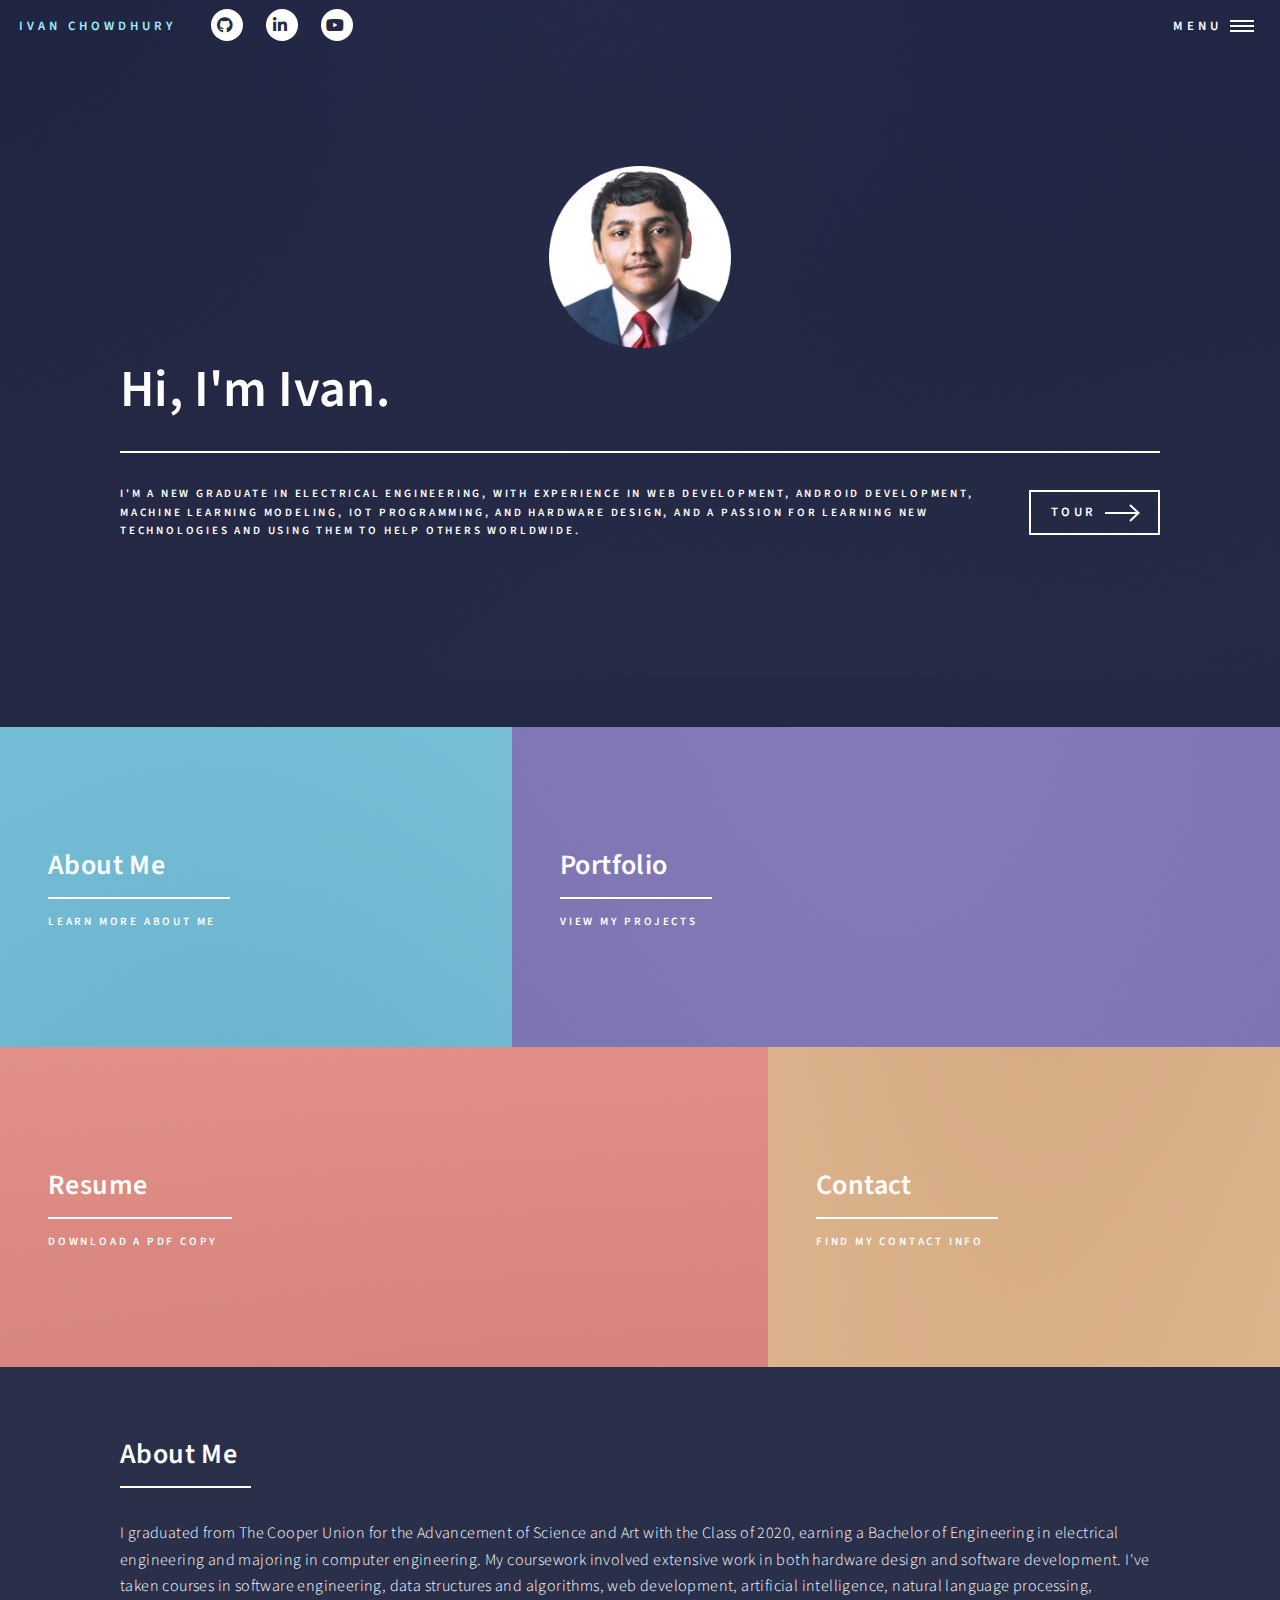
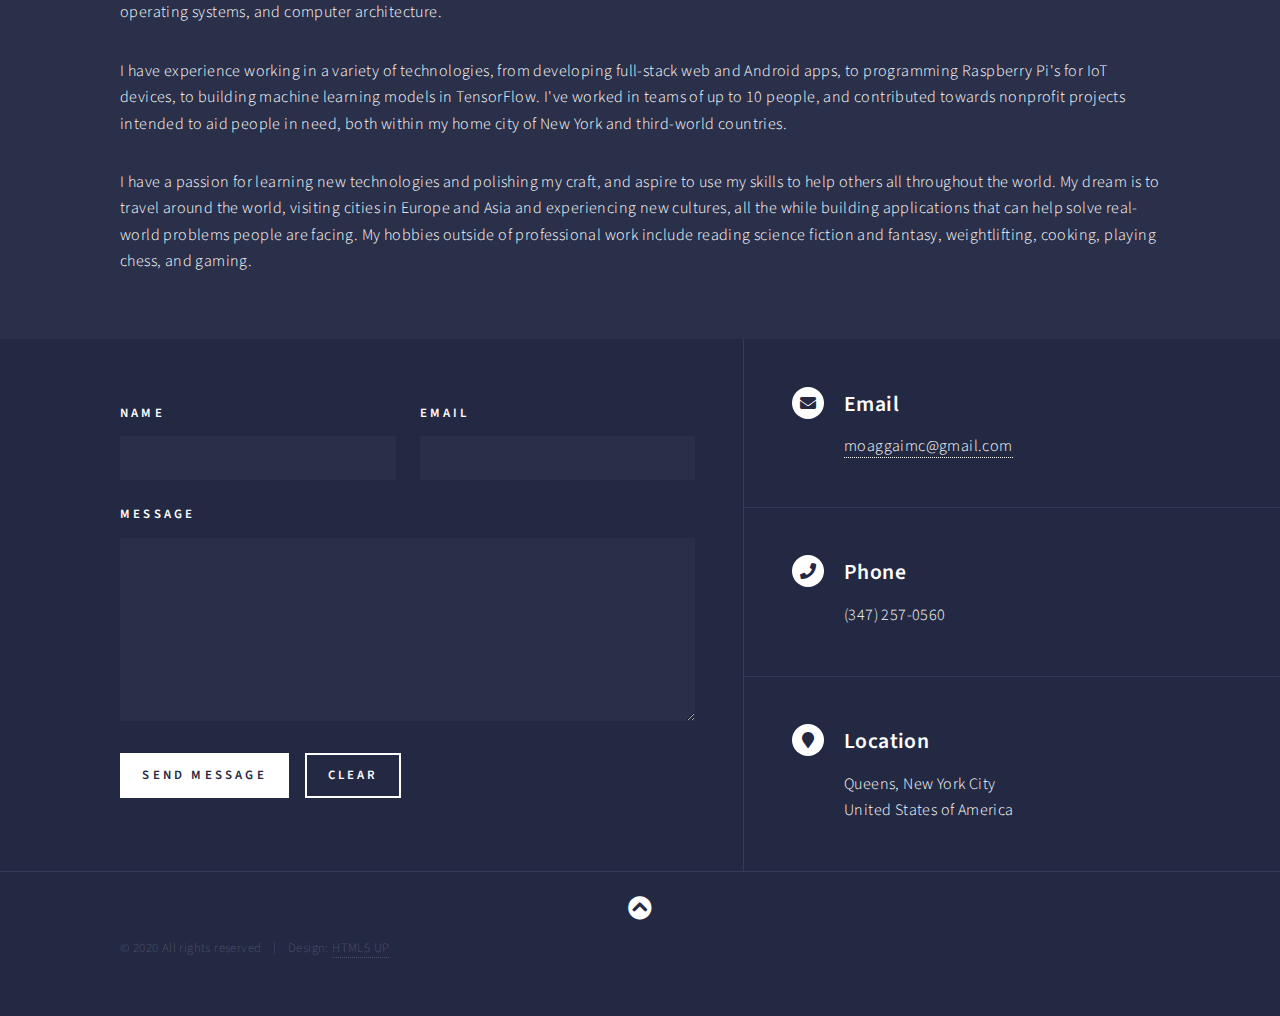
<file: index.html>
<!DOCTYPE HTML>
<html>
	<head>
		<title>Ivan's Home</title>
		<meta charset="utf-8" />
		<meta name="viewport" content="width=device-width, initial-scale=1, user-scalable=no" />
		<link rel="stylesheet" href="assets/css/main.css" />
		<link rel="shortcut icon" type="image/x-icon" href="/assets/icons/favicon.ico" />
		<noscript><link rel="stylesheet" href="assets/css/noscript.css" /></noscript>
	</head>
	<body class="is-preload">

		<!-- Wrapper -->
			<div id="wrapper">

				<!-- Header -->
					<header id="header" class="alt">
						<a href="index.html" class="logo">Ivan Chowdhury</a>
						<ul class="icons" id="socials">
							<li><a href="https://github.com/IChowdhury01" target="_blank" rel="noopener noreferrer" class="icon brands alt fa-github"><span class="label">GitHub</span></a></li>
							<li><a href="https://www.linkedin.com/in/ivanchowdhury/" target="_blank" rel="noopener noreferrer" class="icon brands alt fa-linkedin-in"><span class="label">LinkedIn</span></a></li>
							<li><a href="https://www.youtube.com/channel/UCZzogP7VZBRBeinu2QuJjXg" target="_blank" rel="noopener noreferrer" class="icon brands alt fa-youtube"><span class="label">YouTube</span></a></li>
							<!-- <li><a href="https://stackoverflow.com/users/9143936/ivan-c" target="_blank" rel="noopener noreferrer" class="icon brands alt fa-stack-overflow"><span class="label">StackOverflow</span></a></li> -->
						</ul>
						<nav>
							<a href="#menu">Menu</a>
						</nav>
					</header>

				<!-- Menu -->
					<nav id="menu">
						<ul class="links">
							<li><a href="#banner" class="scrolly">Home</a></li>
							<li><a href="#contact" class="scrolly">Contact</a></li>
						</ul>
						<ul class="actions stacked">
							<li><a href="portfolio.html" class="button fit">Portfolio</a></li>
							<li><a href="assets\docs\Resume.pdf" target="_blank" rel="noopener noreferrer" class="button fit">Resume</a></li>
						</ul>
					</nav>

				<!-- Banner -->
					<section id="banner" class="major">
						<div id="intro" class="inner">
							<div id="pfpbox">
								<img src="assets/photos/uni-cropped.png" alt="" id="pfp">
							</div>
							<header class="major">	
								<h1>Hi, I'm Ivan.</h1>
							</header>
							<div class="content">
								<p>I'm a new graduate in electrical engineering, with experience in web development, Android development, machine learning modeling, IoT programming, and hardware design, and a passion for learning new technologies and using them to help others worldwide.</p>
								<ul class="actions">
									<li><a href="#one" class="button next scrolly">Tour</a></li>
								</ul>
							</div>
						</div>
					</section>

				<!-- Main -->
					<div id="main">

						<!-- One -->
							<section id="one" class="tiles">
								<article>
									<span class="image">
										<img src="images/pic01.jpg" alt="" />
									</span>
									<header class="major">
										<h3><a href="#two" class="link scrolly">About Me</a></h3>
										<p>Learn more about me</p>
									</header>
								</article>
								<article>
									<span class="image">
										<img src="images/pic02.jpg" alt="" />
									</span>
									<header class="major">
										<h3><a href="portfolio.html" class="link">Portfolio</a></h3>
										<p>View My Projects</p>
									</header>
								</article>
								<article>
									<span class="image">
										<img src="images/pic03.jpg" alt="" />
									</span>
									<header class="major">
										<h3><a href="assets\docs\Resume.pdf" class="link"></a>Resume</a></h3>
										<p>Download a PDF Copy</p>
									</header>
								</article>
								<article>
									<span class="image">
										<img src="images/pic04.jpg" alt="" />
									</span>
									<header class="major">
										<h3><a href="#contact" class="link scrolly">Contact</a></h3>
										<p>Find My Contact Info</p>
									</header>
								</article>
							</section>

						<!-- Two -->
							<section id="two">
								<div class="inner">
									<header class="major">
										<h2>About Me</h2>
									</header>
									<p>I graduated from The Cooper Union for the Advancement of Science and Art with the Class of 2020, earning a Bachelor of Engineering in electrical engineering and majoring in computer engineering. My coursework involved extensive work in both hardware design and software development. I've taken courses in software engineering, data structures and algorithms, web development, artificial intelligence, natural language processing, operating systems, and computer architecture.</p>
									<p>I have experience working in a variety of technologies, from developing full-stack web and Android apps, to programming Raspberry Pi's for IoT devices, to building machine learning models in TensorFlow. I've worked in teams of up to 10 people, and contributed towards nonprofit projects intended to aid people in need, both within my home city of New York and third-world countries.</p>
									<p>I have a passion for learning new technologies and polishing my craft, and aspire to use my skills to help others all throughout the world. My dream is to travel around the world, visiting cities in Europe and Asia and experiencing new cultures, all the while building applications that can help solve real-world problems people are facing. My hobbies outside of professional work include reading science fiction and fantasy, weightlifting, cooking, playing chess, and gaming.</p>
								</div>
							</section>

					</div>

				<!-- Contact -->
					<section id="contact">
						<div class="inner">
							<section>
								<form action="https://formspree.io/f/xqkgnypr" method="post">	
									<div class="fields">
										<div class="field half">
											<label for="name">Name</label>
											<input type="text" name="name" id="name" required/>
										</div>
										<div class="field half">
											<label for="email">Email</label>
											<input type="text" name="email" id="email" required/>
										</div>
										<div class="field">
											<label for="message">Message</label>
											<textarea name="message" id="message" rows="6" required></textarea>
										</div>
									</div>
									<ul class="actions">
										<li><input type="submit" value="Send Message" class="primary"/></li>
										<li><input type="reset" value="Clear" /></li>
									</ul>
								</form>
							</section>
							<section class="split">
								<section>
									<div class="contact-method">
										<span class="icon solid alt fa-envelope"></span>
										<h3>Email</h3>
										<a href="mailto:moaggaimc@gmail.com">moaggaimc@gmail.com</a>
									</div>
								</section>
								<section>
									<div class="contact-method">
										<span class="icon solid alt fa-phone"></span>
										<h3>Phone</h3>
										<span>(347) 257-0560</span>
									</div>
								</section>
								<section>
									<div class="contact-method">
										<span class="icon solid alt fa-map-marker"></span>
										<h3>Location</h3>
										<span>Queens, New York City<br />
										United States of America</span>
									</div>
								</section>
							</section>
						</div>
					</section>

				<!-- Footer -->
					<footer id="footer">
						<div class="inner">
							<div id="up-icon-ctr">
								<ul class = icons>
									<li><a href="#banner" id="up-icon" class="fas fa-chevron-circle-up fa-3x scrolly"></a></li>
								</ul>
							</div>

							<ul class="copyright">
								<li>&copy; 2020 All rights reserved</li><li>Design: <a href="https://html5up.net" target="_blank" rel="noopener noreferrer">HTML5 UP</a></li>
							</ul>
						</div>
					</footer>

			</div>

		<!-- Scripts -->
			<script src="assets/js/jquery.min.js"></script>
			<script src="assets/js/jquery.scrolly.min.js"></script>
			<script src="assets/js/jquery.scrollex.min.js"></script>
			<script src="assets/js/browser.min.js"></script>
			<script src="assets/js/breakpoints.min.js"></script>
			<script src="assets/js/util.js"></script>
			<script src="assets/js/main.js"></script>

	</body>
</html>
</file>
<file: assets/css/noscript.css>
/*
	Forty by HTML5 UP
	html5up.net | @ajlkn
	Free for personal and commercial use under the CCA 3.0 license (html5up.net/license)
*/

/* Banner */

	body.is-preload #banner:after {
		opacity: 0.85;
	}

	body.is-preload #banner > .inner {
		-moz-filter: none;
		-webkit-filter: none;
		-ms-filter: none;
		filter: none;
		-moz-transform: none;
		-webkit-transform: none;
		-ms-transform: none;
		transform: none;
		opacity: 1;
	}
</file>
<file: assets/css/main.css>
@import url(fontawesome-all.min.css);
@import url("https://fonts.googleapis.com/css?family=Source+Sans+Pro:300,300italic,600,600italic");

html, body, div, span, applet, object,
iframe, h1, h2, h3, h4, h5, h6, p, blockquote,
pre, a, abbr, acronym, address, big, cite,
code, del, dfn, em, img, ins, kbd, q, s, samp,
small, strike, strong, sub, sup, tt, var, b,
u, i, center, dl, dt, dd, ol, ul, li, fieldset,
form, label, legend, table, caption, tbody,
tfoot, thead, tr, th, td, article, aside,
canvas, details, embed, figure, figcaption,
footer, header, hgroup, menu, nav, output, ruby,
section, summary, time, mark, audio, video {
	margin: 0;
	padding: 0;
	border: 0;
	font-size: 100%;
	font: inherit;
	vertical-align: baseline;}

article, aside, details, figcaption, figure,
footer, header, hgroup, menu, nav, section {
	display: block;}

body {
	line-height: 1;
}

ol, ul {
	list-style: none;
}

blockquote, q {
	quotes: none;
}

	blockquote:before, blockquote:after, q:before, q:after {
		content: '';
		content: none;
	}

table {
	border-collapse: collapse;
	border-spacing: 0;
}

body {
	-webkit-text-size-adjust: none;
}

mark {
	background-color: transparent;
	color: inherit;
}

input::-moz-focus-inner {
	border: 0;
	padding: 0;
}

input, select, textarea {
	-moz-appearance: none;
	-webkit-appearance: none;
	-ms-appearance: none;
	appearance: none;
}

/* Basic */

	@-ms-viewport {
		width: device-width;
	}

	body {
		-ms-overflow-style: scrollbar;
	}

	@media screen and (max-width: 480px) {

		html, body {
			min-width: 320px;
		}

	}

	html {
		box-sizing: border-box;
	}

	*, *:before, *:after {
		box-sizing: inherit;
	}

	body {
		background: #242943;
	}

		body.is-preload *, body.is-preload *:before, body.is-preload *:after {
			-moz-animation: none !important;
			-webkit-animation: none !important;
			-ms-animation: none !important;
			animation: none !important;
			-moz-transition: none !important;
			-webkit-transition: none !important;
			-ms-transition: none !important;
			transition: none !important;
		}

/* Type */

	body, input, select, textarea {
		color: #ffffff;
		font-family: "Source Sans Pro", Helvetica, sans-serif;
		font-size: 17pt;
		font-weight: 300;
		letter-spacing: 0.025em;
		line-height: 1.65;
	}

		@media screen and (max-width: 1680px) {

			body, input, select, textarea {
				font-size: 14pt;
			}

		}

		@media screen and (max-width: 1280px) {

			body, input, select, textarea {
				font-size: 12pt;
			}

		}

		@media screen and (max-width: 360px) {

			body, input, select, textarea {
				font-size: 11pt;
			}

		}

	a {
		-moz-transition: color 0.2s ease-in-out, border-bottom-color 0.2s ease-in-out;
		-webkit-transition: color 0.2s ease-in-out, border-bottom-color 0.2s ease-in-out;
		-ms-transition: color 0.2s ease-in-out, border-bottom-color 0.2s ease-in-out;
		transition: color 0.2s ease-in-out, border-bottom-color 0.2s ease-in-out;
		border-bottom: dotted 1px;
		color: inherit;
		text-decoration: none;
	}

		a:hover {
			border-bottom-color: transparent;
			color: #9bf1ff !important;
		}

		a:active {
			color: #53e3fb !important;
		}

	strong, b {
		color: #ffffff;
		font-weight: 600;
	}

	em, i {
		font-style: italic;
	}

	p {
		margin: 0 0 2em 0;
	}

	h1, h2, h3, h4, h5, h6 {
		color: #ffffff;
		font-weight: 600;
		line-height: 1.65;
		margin: 0 0 1em 0;
	}

		h1 a, h2 a, h3 a, h4 a, h5 a, h6 a {
			color: inherit;
			border-bottom: 0;
		}

	h1 {
		font-size: 2.5em;
	}

	h2 {
		font-size: 1.75em;
	}

	h3 {
		font-size: 1.35em;
	}

	h4 {
		font-size: 1.1em;
	}

	h5 {
		font-size: 0.9em;
	}

	h6 {
		font-size: 0.7em;
	}

	@media screen and (max-width: 736px) {

		h1 {
			font-size: 2em;
		}

		h2 {
			font-size: 1.5em;
		}

		h3 {
			font-size: 1.25em;
		}

	}

	sub {
		font-size: 0.8em;
		position: relative;
		top: 0.5em;
	}

	sup {
		font-size: 0.8em;
		position: relative;
		top: -0.5em;
	}

	blockquote {
		border-left: solid 4px rgba(212, 212, 255, 0.1);
		font-style: italic;
		margin: 0 0 2em 0;
		padding: 0.5em 0 0.5em 2em;
	}

	code {
		background: rgba(212, 212, 255, 0.035);
		font-family: "Courier New", monospace;
		font-size: 0.9em;
		margin: 0 0.25em;
		padding: 0.25em 0.65em;
	}

	pre {
		-webkit-overflow-scrolling: touch;
		font-family: "Courier New", monospace;
		font-size: 0.9em;
		margin: 0 0 2em 0;
	}

		pre code {
			display: block;
			line-height: 1.75;
			padding: 1em 1.5em;
			overflow-x: auto;
		}

	hr {
		border: 0;
		border-bottom: solid 1px rgba(212, 212, 255, 0.1);
		margin: 2em 0;
	}

		hr.major {
			margin: 3em 0;
		}

	.align-left {
		text-align: left;
	}

	.align-center {
		text-align: center;
	}

	.align-right {
		text-align: right;
	}

/* Row */

	.row {
		display: flex;
		flex-wrap: wrap;
		box-sizing: border-box;
		align-items: stretch;
	}

		.row > * {
			box-sizing: border-box;
		}

		.row.gtr-uniform > * > :last-child {
			margin-bottom: 0;
		}

		.row.aln-left {
			justify-content: flex-start;
		}

		.row.aln-center {
			justify-content: center;
		}

		.row.aln-right {
			justify-content: flex-end;
		}

		.row.aln-top {
			align-items: flex-start;
		}

		.row.aln-middle {
			align-items: center;
		}

		.row.aln-bottom {
			align-items: flex-end;
		}

		.row > .imp {
			order: -1;
		}

		.row > .col-1 {
			width: 8.33333%;
		}

		.row > .off-1 {
			margin-left: 8.33333%;
		}

		.row > .col-2 {
			width: 16.66667%;
		}

		.row > .off-2 {
			margin-left: 16.66667%;
		}

		.row > .col-3 {
			width: 25%;
		}

		.row > .off-3 {
			margin-left: 25%;
		}

		.row > .col-4 {
			width: 33.33333%;
		}

		.row > .off-4 {
			margin-left: 33.33333%;
		}

		.row > .col-5 {
			width: 41.66667%;
		}

		.row > .off-5 {
			margin-left: 41.66667%;
		}

		.row > .col-6 {
			width: 50%;
		}

		.row > .off-6 {
			margin-left: 50%;
		}

		.row > .col-7 {
			width: 58.33333%;
		}

		.row > .off-7 {
			margin-left: 58.33333%;
		}

		.row > .col-8 {
			width: 66.66667%;
		}

		.row > .off-8 {
			margin-left: 66.66667%;
		}

		.row > .col-9 {
			width: 75%;
		}

		.row > .off-9 {
			margin-left: 75%;
		}

		.row > .col-10 {
			width: 83.33333%;
		}

		.row > .off-10 {
			margin-left: 83.33333%;
		}

		.row > .col-11 {
			width: 91.66667%;
		}

		.row > .off-11 {
			margin-left: 91.66667%;
		}

		.row > .col-12 {
			width: 100%;
		}

		.row > .off-12 {
			margin-left: 100%;
		}

		.row.gtr-0 {
			margin-top: 0;
			margin-left: 0em;
		}

			.row.gtr-0 > * {
				padding: 0 0 0 0em;
			}

			.row.gtr-0.gtr-uniform {
				margin-top: 0em;
			}

				.row.gtr-0.gtr-uniform > * {
					padding-top: 0em;
				}

		.row.gtr-25 {
			margin-top: 0;
			margin-left: -0.5em;
		}

			.row.gtr-25 > * {
				padding: 0 0 0 0.5em;
			}

			.row.gtr-25.gtr-uniform {
				margin-top: -0.5em;
			}

				.row.gtr-25.gtr-uniform > * {
					padding-top: 0.5em;
				}

		.row.gtr-50 {
			margin-top: 0;
			margin-left: -1em;
		}

			.row.gtr-50 > * {
				padding: 0 0 0 1em;
			}

			.row.gtr-50.gtr-uniform {
				margin-top: -1em;
			}

				.row.gtr-50.gtr-uniform > * {
					padding-top: 1em;
				}

		.row {
			margin-top: 0;
			margin-left: -2em;
		}

			.row > * {
				padding: 0 0 0 2em;
			}

			.row.gtr-uniform {
				margin-top: -2em;
			}

				.row.gtr-uniform > * {
					padding-top: 2em;
				}

		.row.gtr-150 {
			margin-top: 0;
			margin-left: -3em;
		}

			.row.gtr-150 > * {
				padding: 0 0 0 3em;
			}

			.row.gtr-150.gtr-uniform {
				margin-top: -3em;
			}

				.row.gtr-150.gtr-uniform > * {
					padding-top: 3em;
				}

		.row.gtr-200 {
			margin-top: 0;
			margin-left: -4em;
		}

			.row.gtr-200 > * {
				padding: 0 0 0 4em;
			}

			.row.gtr-200.gtr-uniform {
				margin-top: -4em;
			}

				.row.gtr-200.gtr-uniform > * {
					padding-top: 4em;
				}

		@media screen and (max-width: 1680px) {

			.row {
				display: flex;
				flex-wrap: wrap;
				box-sizing: border-box;
				align-items: stretch;
			}

				.row > * {
					box-sizing: border-box;
				}

				.row.gtr-uniform > * > :last-child {
					margin-bottom: 0;
				}

				.row.aln-left {
					justify-content: flex-start;
				}

				.row.aln-center {
					justify-content: center;
				}

				.row.aln-right {
					justify-content: flex-end;
				}

				.row.aln-top {
					align-items: flex-start;
				}

				.row.aln-middle {
					align-items: center;
				}

				.row.aln-bottom {
					align-items: flex-end;
				}

				.row > .imp-xlarge {
					order: -1;
				}

				.row > .col-1-xlarge {
					width: 8.33333%;
				}

				.row > .off-1-xlarge {
					margin-left: 8.33333%;
				}

				.row > .col-2-xlarge {
					width: 16.66667%;
				}

				.row > .off-2-xlarge {
					margin-left: 16.66667%;
				}

				.row > .col-3-xlarge {
					width: 25%;
				}

				.row > .off-3-xlarge {
					margin-left: 25%;
				}

				.row > .col-4-xlarge {
					width: 33.33333%;
				}

				.row > .off-4-xlarge {
					margin-left: 33.33333%;
				}

				.row > .col-5-xlarge {
					width: 41.66667%;
				}

				.row > .off-5-xlarge {
					margin-left: 41.66667%;
				}

				.row > .col-6-xlarge {
					width: 50%;
				}

				.row > .off-6-xlarge {
					margin-left: 50%;
				}

				.row > .col-7-xlarge {
					width: 58.33333%;
				}

				.row > .off-7-xlarge {
					margin-left: 58.33333%;
				}

				.row > .col-8-xlarge {
					width: 66.66667%;
				}

				.row > .off-8-xlarge {
					margin-left: 66.66667%;
				}

				.row > .col-9-xlarge {
					width: 75%;
				}

				.row > .off-9-xlarge {
					margin-left: 75%;
				}

				.row > .col-10-xlarge {
					width: 83.33333%;
				}

				.row > .off-10-xlarge {
					margin-left: 83.33333%;
				}

				.row > .col-11-xlarge {
					width: 91.66667%;
				}

				.row > .off-11-xlarge {
					margin-left: 91.66667%;
				}

				.row > .col-12-xlarge {
					width: 100%;
				}

				.row > .off-12-xlarge {
					margin-left: 100%;
				}

				.row.gtr-0 {
					margin-top: 0;
					margin-left: 0em;
				}

					.row.gtr-0 > * {
						padding: 0 0 0 0em;
					}

					.row.gtr-0.gtr-uniform {
						margin-top: 0em;
					}

						.row.gtr-0.gtr-uniform > * {
							padding-top: 0em;
						}

				.row.gtr-25 {
					margin-top: 0;
					margin-left: -0.5em;
				}

					.row.gtr-25 > * {
						padding: 0 0 0 0.5em;
					}

					.row.gtr-25.gtr-uniform {
						margin-top: -0.5em;
					}

						.row.gtr-25.gtr-uniform > * {
							padding-top: 0.5em;
						}

				.row.gtr-50 {
					margin-top: 0;
					margin-left: -1em;
				}

					.row.gtr-50 > * {
						padding: 0 0 0 1em;
					}

					.row.gtr-50.gtr-uniform {
						margin-top: -1em;
					}

						.row.gtr-50.gtr-uniform > * {
							padding-top: 1em;
						}

				.row {
					margin-top: 0;
					margin-left: -2em;
				}

					.row > * {
						padding: 0 0 0 2em;
					}

					.row.gtr-uniform {
						margin-top: -2em;
					}

						.row.gtr-uniform > * {
							padding-top: 2em;
						}

				.row.gtr-150 {
					margin-top: 0;
					margin-left: -3em;
				}

					.row.gtr-150 > * {
						padding: 0 0 0 3em;
					}

					.row.gtr-150.gtr-uniform {
						margin-top: -3em;
					}

						.row.gtr-150.gtr-uniform > * {
							padding-top: 3em;
						}

				.row.gtr-200 {
					margin-top: 0;
					margin-left: -4em;
				}

					.row.gtr-200 > * {
						padding: 0 0 0 4em;
					}

					.row.gtr-200.gtr-uniform {
						margin-top: -4em;
					}

						.row.gtr-200.gtr-uniform > * {
							padding-top: 4em;
						}

		}

		@media screen and (max-width: 1280px) {

			.row {
				display: flex;
				flex-wrap: wrap;
				box-sizing: border-box;
				align-items: stretch;
			}

				.row > * {
					box-sizing: border-box;
				}

				.row.gtr-uniform > * > :last-child {
					margin-bottom: 0;
				}

				.row.aln-left {
					justify-content: flex-start;
				}

				.row.aln-center {
					justify-content: center;
				}

				.row.aln-right {
					justify-content: flex-end;
				}

				.row.aln-top {
					align-items: flex-start;
				}

				.row.aln-middle {
					align-items: center;
				}

				.row.aln-bottom {
					align-items: flex-end;
				}

				.row > .imp-large {
					order: -1;
				}

				.row > .col-1-large {
					width: 8.33333%;
				}

				.row > .off-1-large {
					margin-left: 8.33333%;
				}

				.row > .col-2-large {
					width: 16.66667%;
				}

				.row > .off-2-large {
					margin-left: 16.66667%;
				}

				.row > .col-3-large {
					width: 25%;
				}

				.row > .off-3-large {
					margin-left: 25%;
				}

				.row > .col-4-large {
					width: 33.33333%;
				}

				.row > .off-4-large {
					margin-left: 33.33333%;
				}

				.row > .col-5-large {
					width: 41.66667%;
				}

				.row > .off-5-large {
					margin-left: 41.66667%;
				}

				.row > .col-6-large {
					width: 50%;
				}

				.row > .off-6-large {
					margin-left: 50%;
				}

				.row > .col-7-large {
					width: 58.33333%;
				}

				.row > .off-7-large {
					margin-left: 58.33333%;
				}

				.row > .col-8-large {
					width: 66.66667%;
				}

				.row > .off-8-large {
					margin-left: 66.66667%;
				}

				.row > .col-9-large {
					width: 75%;
				}

				.row > .off-9-large {
					margin-left: 75%;
				}

				.row > .col-10-large {
					width: 83.33333%;
				}

				.row > .off-10-large {
					margin-left: 83.33333%;
				}

				.row > .col-11-large {
					width: 91.66667%;
				}

				.row > .off-11-large {
					margin-left: 91.66667%;
				}

				.row > .col-12-large {
					width: 100%;
				}

				.row > .off-12-large {
					margin-left: 100%;
				}

				.row.gtr-0 {
					margin-top: 0;
					margin-left: 0em;
				}

					.row.gtr-0 > * {
						padding: 0 0 0 0em;
					}

					.row.gtr-0.gtr-uniform {
						margin-top: 0em;
					}

						.row.gtr-0.gtr-uniform > * {
							padding-top: 0em;
						}

				.row.gtr-25 {
					margin-top: 0;
					margin-left: -0.375em;
				}

					.row.gtr-25 > * {
						padding: 0 0 0 0.375em;
					}

					.row.gtr-25.gtr-uniform {
						margin-top: -0.375em;
					}

						.row.gtr-25.gtr-uniform > * {
							padding-top: 0.375em;
						}

				.row.gtr-50 {
					margin-top: 0;
					margin-left: -0.75em;
				}

					.row.gtr-50 > * {
						padding: 0 0 0 0.75em;
					}

					.row.gtr-50.gtr-uniform {
						margin-top: -0.75em;
					}

						.row.gtr-50.gtr-uniform > * {
							padding-top: 0.75em;
						}

				.row {
					margin-top: 0;
					margin-left: -1.5em;
				}

					.row > * {
						padding: 0 0 0 1.5em;
					}

					.row.gtr-uniform {
						margin-top: -1.5em;
					}

						.row.gtr-uniform > * {
							padding-top: 1.5em;
						}

				.row.gtr-150 {
					margin-top: 0;
					margin-left: -2.25em;
				}

					.row.gtr-150 > * {
						padding: 0 0 0 2.25em;
					}

					.row.gtr-150.gtr-uniform {
						margin-top: -2.25em;
					}

						.row.gtr-150.gtr-uniform > * {
							padding-top: 2.25em;
						}

				.row.gtr-200 {
					margin-top: 0;
					margin-left: -3em;
				}

					.row.gtr-200 > * {
						padding: 0 0 0 3em;
					}

					.row.gtr-200.gtr-uniform {
						margin-top: -3em;
					}

						.row.gtr-200.gtr-uniform > * {
							padding-top: 3em;
						}

		}

		@media screen and (max-width: 980px) {

			.row {
				display: flex;
				flex-wrap: wrap;
				box-sizing: border-box;
				align-items: stretch;
			}

				.row > * {
					box-sizing: border-box;
				}

				.row.gtr-uniform > * > :last-child {
					margin-bottom: 0;
				}

				.row.aln-left {
					justify-content: flex-start;
				}

				.row.aln-center {
					justify-content: center;
				}

				.row.aln-right {
					justify-content: flex-end;
				}

				.row.aln-top {
					align-items: flex-start;
				}

				.row.aln-middle {
					align-items: center;
				}

				.row.aln-bottom {
					align-items: flex-end;
				}

				.row > .imp-medium {
					order: -1;
				}

				.row > .col-1-medium {
					width: 8.33333%;
				}

				.row > .off-1-medium {
					margin-left: 8.33333%;
				}

				.row > .col-2-medium {
					width: 16.66667%;
				}

				.row > .off-2-medium {
					margin-left: 16.66667%;
				}

				.row > .col-3-medium {
					width: 25%;
				}

				.row > .off-3-medium {
					margin-left: 25%;
				}

				.row > .col-4-medium {
					width: 33.33333%;
				}

				.row > .off-4-medium {
					margin-left: 33.33333%;
				}

				.row > .col-5-medium {
					width: 41.66667%;
				}

				.row > .off-5-medium {
					margin-left: 41.66667%;
				}

				.row > .col-6-medium {
					width: 50%;
				}

				.row > .off-6-medium {
					margin-left: 50%;
				}

				.row > .col-7-medium {
					width: 58.33333%;
				}

				.row > .off-7-medium {
					margin-left: 58.33333%;
				}

				.row > .col-8-medium {
					width: 66.66667%;
				}

				.row > .off-8-medium {
					margin-left: 66.66667%;
				}

				.row > .col-9-medium {
					width: 75%;
				}

				.row > .off-9-medium {
					margin-left: 75%;
				}

				.row > .col-10-medium {
					width: 83.33333%;
				}

				.row > .off-10-medium {
					margin-left: 83.33333%;
				}

				.row > .col-11-medium {
					width: 91.66667%;
				}

				.row > .off-11-medium {
					margin-left: 91.66667%;
				}

				.row > .col-12-medium {
					width: 100%;
				}

				.row > .off-12-medium {
					margin-left: 100%;
				}

				.row.gtr-0 {
					margin-top: 0;
					margin-left: 0em;
				}

					.row.gtr-0 > * {
						padding: 0 0 0 0em;
					}

					.row.gtr-0.gtr-uniform {
						margin-top: 0em;
					}

						.row.gtr-0.gtr-uniform > * {
							padding-top: 0em;
						}

				.row.gtr-25 {
					margin-top: 0;
					margin-left: -0.375em;
				}

					.row.gtr-25 > * {
						padding: 0 0 0 0.375em;
					}

					.row.gtr-25.gtr-uniform {
						margin-top: -0.375em;
					}

						.row.gtr-25.gtr-uniform > * {
							padding-top: 0.375em;
						}

				.row.gtr-50 {
					margin-top: 0;
					margin-left: -0.75em;
				}

					.row.gtr-50 > * {
						padding: 0 0 0 0.75em;
					}

					.row.gtr-50.gtr-uniform {
						margin-top: -0.75em;
					}

						.row.gtr-50.gtr-uniform > * {
							padding-top: 0.75em;
						}

				.row {
					margin-top: 0;
					margin-left: -1.5em;
				}

					.row > * {
						padding: 0 0 0 1.5em;
					}

					.row.gtr-uniform {
						margin-top: -1.5em;
					}

						.row.gtr-uniform > * {
							padding-top: 1.5em;
						}

				.row.gtr-150 {
					margin-top: 0;
					margin-left: -2.25em;
				}

					.row.gtr-150 > * {
						padding: 0 0 0 2.25em;
					}

					.row.gtr-150.gtr-uniform {
						margin-top: -2.25em;
					}

						.row.gtr-150.gtr-uniform > * {
							padding-top: 2.25em;
						}

				.row.gtr-200 {
					margin-top: 0;
					margin-left: -3em;
				}

					.row.gtr-200 > * {
						padding: 0 0 0 3em;
					}

					.row.gtr-200.gtr-uniform {
						margin-top: -3em;
					}

						.row.gtr-200.gtr-uniform > * {
							padding-top: 3em;
						}

		}

		@media screen and (max-width: 736px) {

			.row {
				display: flex;
				flex-wrap: wrap;
				box-sizing: border-box;
				align-items: stretch;
			}

				.row > * {
					box-sizing: border-box;
				}

				.row.gtr-uniform > * > :last-child {
					margin-bottom: 0;
				}

				.row.aln-left {
					justify-content: flex-start;
				}

				.row.aln-center {
					justify-content: center;
				}

				.row.aln-right {
					justify-content: flex-end;
				}

				.row.aln-top {
					align-items: flex-start;
				}

				.row.aln-middle {
					align-items: center;
				}

				.row.aln-bottom {
					align-items: flex-end;
				}

				.row > .imp-small {
					order: -1;
				}

				.row > .col-1-small {
					width: 8.33333%;
				}

				.row > .off-1-small {
					margin-left: 8.33333%;
				}

				.row > .col-2-small {
					width: 16.66667%;
				}

				.row > .off-2-small {
					margin-left: 16.66667%;
				}

				.row > .col-3-small {
					width: 25%;
				}

				.row > .off-3-small {
					margin-left: 25%;
				}

				.row > .col-4-small {
					width: 33.33333%;
				}

				.row > .off-4-small {
					margin-left: 33.33333%;
				}

				.row > .col-5-small {
					width: 41.66667%;
				}

				.row > .off-5-small {
					margin-left: 41.66667%;
				}

				.row > .col-6-small {
					width: 50%;
				}

				.row > .off-6-small {
					margin-left: 50%;
				}

				.row > .col-7-small {
					width: 58.33333%;
				}

				.row > .off-7-small {
					margin-left: 58.33333%;
				}

				.row > .col-8-small {
					width: 66.66667%;
				}

				.row > .off-8-small {
					margin-left: 66.66667%;
				}

				.row > .col-9-small {
					width: 75%;
				}

				.row > .off-9-small {
					margin-left: 75%;
				}

				.row > .col-10-small {
					width: 83.33333%;
				}

				.row > .off-10-small {
					margin-left: 83.33333%;
				}

				.row > .col-11-small {
					width: 91.66667%;
				}

				.row > .off-11-small {
					margin-left: 91.66667%;
				}

				.row > .col-12-small {
					width: 100%;
				}

				.row > .off-12-small {
					margin-left: 100%;
				}

				.row.gtr-0 {
					margin-top: 0;
					margin-left: 0em;
				}

					.row.gtr-0 > * {
						padding: 0 0 0 0em;
					}

					.row.gtr-0.gtr-uniform {
						margin-top: 0em;
					}

						.row.gtr-0.gtr-uniform > * {
							padding-top: 0em;
						}

				.row.gtr-25 {
					margin-top: 0;
					margin-left: -0.3125em;
				}

					.row.gtr-25 > * {
						padding: 0 0 0 0.3125em;
					}

					.row.gtr-25.gtr-uniform {
						margin-top: -0.3125em;
					}

						.row.gtr-25.gtr-uniform > * {
							padding-top: 0.3125em;
						}

				.row.gtr-50 {
					margin-top: 0;
					margin-left: -0.625em;
				}

					.row.gtr-50 > * {
						padding: 0 0 0 0.625em;
					}

					.row.gtr-50.gtr-uniform {
						margin-top: -0.625em;
					}

						.row.gtr-50.gtr-uniform > * {
							padding-top: 0.625em;
						}

				.row {
					margin-top: 0;
					margin-left: -1.25em;
				}

					.row > * {
						padding: 0 0 0 1.25em;
					}

					.row.gtr-uniform {
						margin-top: -1.25em;
					}

						.row.gtr-uniform > * {
							padding-top: 1.25em;
						}

				.row.gtr-150 {
					margin-top: 0;
					margin-left: -1.875em;
				}

					.row.gtr-150 > * {
						padding: 0 0 0 1.875em;
					}

					.row.gtr-150.gtr-uniform {
						margin-top: -1.875em;
					}

						.row.gtr-150.gtr-uniform > * {
							padding-top: 1.875em;
						}

				.row.gtr-200 {
					margin-top: 0;
					margin-left: -2.5em;
				}

					.row.gtr-200 > * {
						padding: 0 0 0 2.5em;
					}

					.row.gtr-200.gtr-uniform {
						margin-top: -2.5em;
					}

						.row.gtr-200.gtr-uniform > * {
							padding-top: 2.5em;
						}

		}

		@media screen and (max-width: 480px) {

			.row {
				display: flex;
				flex-wrap: wrap;
				box-sizing: border-box;
				align-items: stretch;
			}

				.row > * {
					box-sizing: border-box;
				}

				.row.gtr-uniform > * > :last-child {
					margin-bottom: 0;
				}

				.row.aln-left {
					justify-content: flex-start;
				}

				.row.aln-center {
					justify-content: center;
				}

				.row.aln-right {
					justify-content: flex-end;
				}

				.row.aln-top {
					align-items: flex-start;
				}

				.row.aln-middle {
					align-items: center;
				}

				.row.aln-bottom {
					align-items: flex-end;
				}

				.row > .imp-xsmall {
					order: -1;
				}

				.row > .col-1-xsmall {
					width: 8.33333%;
				}

				.row > .off-1-xsmall {
					margin-left: 8.33333%;
				}

				.row > .col-2-xsmall {
					width: 16.66667%;
				}

				.row > .off-2-xsmall {
					margin-left: 16.66667%;
				}

				.row > .col-3-xsmall {
					width: 25%;
				}

				.row > .off-3-xsmall {
					margin-left: 25%;
				}

				.row > .col-4-xsmall {
					width: 33.33333%;
				}

				.row > .off-4-xsmall {
					margin-left: 33.33333%;
				}

				.row > .col-5-xsmall {
					width: 41.66667%;
				}

				.row > .off-5-xsmall {
					margin-left: 41.66667%;
				}

				.row > .col-6-xsmall {
					width: 50%;
				}

				.row > .off-6-xsmall {
					margin-left: 50%;
				}

				.row > .col-7-xsmall {
					width: 58.33333%;
				}

				.row > .off-7-xsmall {
					margin-left: 58.33333%;
				}

				.row > .col-8-xsmall {
					width: 66.66667%;
				}

				.row > .off-8-xsmall {
					margin-left: 66.66667%;
				}

				.row > .col-9-xsmall {
					width: 75%;
				}

				.row > .off-9-xsmall {
					margin-left: 75%;
				}

				.row > .col-10-xsmall {
					width: 83.33333%;
				}

				.row > .off-10-xsmall {
					margin-left: 83.33333%;
				}

				.row > .col-11-xsmall {
					width: 91.66667%;
				}

				.row > .off-11-xsmall {
					margin-left: 91.66667%;
				}

				.row > .col-12-xsmall {
					width: 100%;
				}

				.row > .off-12-xsmall {
					margin-left: 100%;
				}

				.row.gtr-0 {
					margin-top: 0;
					margin-left: 0em;
				}

					.row.gtr-0 > * {
						padding: 0 0 0 0em;
					}

					.row.gtr-0.gtr-uniform {
						margin-top: 0em;
					}

						.row.gtr-0.gtr-uniform > * {
							padding-top: 0em;
						}

				.row.gtr-25 {
					margin-top: 0;
					margin-left: -0.3125em;
				}

					.row.gtr-25 > * {
						padding: 0 0 0 0.3125em;
					}

					.row.gtr-25.gtr-uniform {
						margin-top: -0.3125em;
					}

						.row.gtr-25.gtr-uniform > * {
							padding-top: 0.3125em;
						}

				.row.gtr-50 {
					margin-top: 0;
					margin-left: -0.625em;
				}

					.row.gtr-50 > * {
						padding: 0 0 0 0.625em;
					}

					.row.gtr-50.gtr-uniform {
						margin-top: -0.625em;
					}

						.row.gtr-50.gtr-uniform > * {
							padding-top: 0.625em;
						}

				.row {
					margin-top: 0;
					margin-left: -1.25em;
				}

					.row > * {
						padding: 0 0 0 1.25em;
					}

					.row.gtr-uniform {
						margin-top: -1.25em;
					}

						.row.gtr-uniform > * {
							padding-top: 1.25em;
						}

				.row.gtr-150 {
					margin-top: 0;
					margin-left: -1.875em;
				}

					.row.gtr-150 > * {
						padding: 0 0 0 1.875em;
					}

					.row.gtr-150.gtr-uniform {
						margin-top: -1.875em;
					}

						.row.gtr-150.gtr-uniform > * {
							padding-top: 1.875em;
						}

				.row.gtr-200 {
					margin-top: 0;
					margin-left: -2.5em;
				}

					.row.gtr-200 > * {
						padding: 0 0 0 2.5em;
					}

					.row.gtr-200.gtr-uniform {
						margin-top: -2.5em;
					}

						.row.gtr-200.gtr-uniform > * {
							padding-top: 2.5em;
						}

		}

/* Section/Article */

	section.special, article.special {
		text-align: center;
	}

	header.major {
		width: -moz-max-content;
		width: -webkit-max-content;
		width: -ms-max-content;
		width: max-content;
		margin-bottom: 2em;
	}

		header.major > :first-child {
			margin-bottom: 0;
			width: calc(100% + 0.5em);
		}

			header.major > :first-child:after {
				content: '';
				background-color: #ffffff;
				display: block;
				height: 2px;
				margin: 0.325em 0 0.5em 0;
				width: 100%;
			}

		header.major > p {
			font-size: 0.7em;
			font-weight: 600;
			letter-spacing: 0.25em;
			margin-bottom: 0;
			text-transform: uppercase;
		}

		body.is-ie header.major > :first-child:after {
			max-width: 9em;
		}

		body.is-ie header.major > h1:after {
			max-width: 100% !important;
		}

	@media screen and (max-width: 736px) {

		header.major > p br {
			display: none;
		}

	}

/* Form */

	form {
		margin: 0 0 2em 0;
	}

		form > :last-child {
			margin-bottom: 0;
		}

		form > .fields {
			display: -moz-flex;
			display: -webkit-flex;
			display: -ms-flex;
			display: flex;
			-moz-flex-wrap: wrap;
			-webkit-flex-wrap: wrap;
			-ms-flex-wrap: wrap;
			flex-wrap: wrap;
			width: calc(100% + 3em);
			margin: -1.5em 0 2em -1.5em;
		}

			form > .fields > .field {
				-moz-flex-grow: 0;
				-webkit-flex-grow: 0;
				-ms-flex-grow: 0;
				flex-grow: 0;
				-moz-flex-shrink: 0;
				-webkit-flex-shrink: 0;
				-ms-flex-shrink: 0;
				flex-shrink: 0;
				padding: 1.5em 0 0 1.5em;
				width: calc(100% - 1.5em);
			}

				form > .fields > .field.half {
					width: calc(50% - 0.75em);
				}

				form > .fields > .field.third {
					width: calc(100%/3 - 0.5em);
				}

				form > .fields > .field.quarter {
					width: calc(25% - 0.375em);
				}

		@media screen and (max-width: 480px) {

			form > .fields {
				width: calc(100% + 3em);
				margin: -1.5em 0 2em -1.5em;
			}

				form > .fields > .field {
					padding: 1.5em 0 0 1.5em;
					width: calc(100% - 1.5em);
				}

					form > .fields > .field.half {
						width: calc(100% - 1.5em);
					}

					form > .fields > .field.third {
						width: calc(100% - 1.5em);
					}

					form > .fields > .field.quarter {
						width: calc(100% - 1.5em);
					}

		}

	label {
		color: #ffffff;
		display: block;
		font-size: 0.8em;
		font-weight: 600;
		letter-spacing: 0.25em;
		margin: 0 0 1em 0;
		text-transform: uppercase;
	}

	input[type="text"],
	input[type="password"],
	input[type="email"],
	input[type="tel"],
	input[type="search"],
	input[type="url"],
	select,
	textarea {
		-moz-appearance: none;
		-webkit-appearance: none;
		-ms-appearance: none;
		appearance: none;
		background: rgba(212, 212, 255, 0.035);
		border: none;
		border-radius: 0;
		color: inherit;
		display: block;
		outline: 0;
		padding: 0 1em;
		text-decoration: none;
		width: 100%;
	}

		input[type="text"]:invalid,
		input[type="password"]:invalid,
		input[type="email"]:invalid,
		input[type="tel"]:invalid,
		input[type="search"]:invalid,
		input[type="url"]:invalid,
		select:invalid,
		textarea:invalid {
			box-shadow: none;
		}

		input[type="text"]:focus,
		input[type="password"]:focus,
		input[type="email"]:focus,
		input[type="tel"]:focus,
		input[type="search"]:focus,
		input[type="url"]:focus,
		select:focus,
		textarea:focus {
			border-color: #9bf1ff;
			box-shadow: 0 0 0 2px #9bf1ff;
		}

	select {
		background-image: url("data:image/svg+xml;charset=utf8,%3Csvg xmlns='http://www.w3.org/2000/svg' width='40' height='40' preserveAspectRatio='none' viewBox='0 0 40 40'%3E%3Cpath d='M9.4,12.3l10.4,10.4l10.4-10.4c0.2-0.2,0.5-0.4,0.9-0.4c0.3,0,0.6,0.1,0.9,0.4l3.3,3.3c0.2,0.2,0.4,0.5,0.4,0.9 c0,0.4-0.1,0.6-0.4,0.9L20.7,31.9c-0.2,0.2-0.5,0.4-0.9,0.4c-0.3,0-0.6-0.1-0.9-0.4L4.3,17.3c-0.2-0.2-0.4-0.5-0.4-0.9 c0-0.4,0.1-0.6,0.4-0.9l3.3-3.3c0.2-0.2,0.5-0.4,0.9-0.4S9.1,12.1,9.4,12.3z' fill='rgba(212, 212, 255, 0.1)' /%3E%3C/svg%3E");
		background-size: 1.25rem;
		background-repeat: no-repeat;
		background-position: calc(100% - 1rem) center;
		height: 2.75em;
		padding-right: 2.75em;
		text-overflow: ellipsis;
	}

		select option {
			color: #ffffff;
			background: #242943;
		}

		select:focus::-ms-value {
			background-color: transparent;
		}

		select::-ms-expand {
			display: none;
		}

	input[type="text"],
	input[type="password"],
	input[type="email"],
	input[type="tel"],
	input[type="search"],
	input[type="url"],
	select {
		height: 2.75em;
	}

	textarea {
		padding: 0.75em 1em;
	}

	input[type="checkbox"],
	input[type="radio"] {
		-moz-appearance: none;
		-webkit-appearance: none;
		-ms-appearance: none;
		appearance: none;
		display: block;
		float: left;
		margin-right: -2em;
		opacity: 0;
		width: 1em;
		z-index: -1;
	}

		input[type="checkbox"] + label,
		input[type="radio"] + label {
			text-decoration: none;
			color: #ffffff;
			cursor: pointer;
			display: inline-block;
			font-weight: 300;
			padding-left: 2.65em;
			padding-right: 0.75em;
			position: relative;
		}

			input[type="checkbox"] + label:before,
			input[type="radio"] + label:before {
				-moz-osx-font-smoothing: grayscale;
				-webkit-font-smoothing: antialiased;
				display: inline-block;
				font-style: normal;
				font-variant: normal;
				text-rendering: auto;
				line-height: 1;
				text-transform: none !important;
				font-family: 'Font Awesome 5 Free';
				font-weight: 900;
			}

			input[type="checkbox"] + label:before,
			input[type="radio"] + label:before {
				background: rgba(212, 212, 255, 0.035);
				content: '';
				display: inline-block;
				font-size: 0.8em;
				height: 2.0625em;
				left: 0;
				letter-spacing: 0;
				line-height: 2.0625em;
				position: absolute;
				text-align: center;
				top: 0;
				width: 2.0625em;
			}

		input[type="checkbox"]:checked + label:before,
		input[type="radio"]:checked + label:before {
			background: #ffffff;
			border-color: #9bf1ff;
			content: '\f00c';
			color: #242943;
		}

		input[type="checkbox"]:focus + label:before,
		input[type="radio"]:focus + label:before {
			box-shadow: 0 0 0 2px #9bf1ff;
		}

	input[type="radio"] + label:before {
		border-radius: 100%;
	}

	::-webkit-input-placeholder {
		color: rgba(244, 244, 255, 0.2) !important;
		opacity: 1.0;
	}

	:-moz-placeholder {
		color: rgba(244, 244, 255, 0.2) !important;
		opacity: 1.0;
	}

	::-moz-placeholder {
		color: rgba(244, 244, 255, 0.2) !important;
		opacity: 1.0;
	}

	:-ms-input-placeholder {
		color: rgba(244, 244, 255, 0.2) !important;
		opacity: 1.0;
	}

/* Box */

	.box {
		border: solid 1px rgba(212, 212, 255, 0.1);
		margin-bottom: 2em;
		padding: 1.5em;
	}

		.box > :last-child,
		.box > :last-child > :last-child,
		.box > :last-child > :last-child > :last-child {
			margin-bottom: 0;
		}

		.box.alt {
			border: 0;
			border-radius: 0;
			padding: 0;
		}

/* Icon */

	.icon {
		text-decoration: none;
		border-bottom: none;
		position: relative;
	}

		.icon:before {
			-moz-osx-font-smoothing: grayscale;
			-webkit-font-smoothing: antialiased;
			display: inline-block;
			font-style: normal;
			font-variant: normal;
			text-rendering: auto;
			line-height: 1;
			text-transform: none !important;
			font-family: 'Font Awesome 5 Free';
			font-weight: 400;
		}

		.icon > .label {
			display: none;
		}

		.icon:before {
			line-height: inherit;
		}

		.icon.solid:before {
			font-weight: 900;
		}

		.icon.brands:before {
			font-family: 'Font Awesome 5 Brands';
		}

		.icon.alt:before {
			background-color: #ffffff;
			border-radius: 100%;
			color: #242943;
			display: inline-block;
			height: 2em;
			line-height: 2em;
			text-align: center;
			width: 2em;
		}

	a.icon.alt:before {
		-moz-transition: background-color 0.2s ease-in-out;
		-webkit-transition: background-color 0.2s ease-in-out;
		-ms-transition: background-color 0.2s ease-in-out;
		transition: background-color 0.2s ease-in-out;
	}

	a.icon.alt:hover:before {
		background-color: #6fc3df;
	}

	a.icon.alt:active:before {
		background-color: #37a6cb;
	}

	#up-icon-ctr {
		font-size: 0.5em;
		display: flex;
		justify-content: center;
		padding-bottom: 0em;
		margin-top: -5em;
	}

	#up-icon {
		border-bottom: blue;
	}

	#socials {
		padding-left: 1em;
	}

	@media screen and (max-width: 480px) {
		#socials {
			padding-left: 0.5em;
		}
	}

	@media screen and (max-width: 360px) {
		#socials {
			padding-left: 0em;
		}
	}

/* Image */

	.image {
		border: 0;
		display: inline-block;
		position: relative;
	}

		.image img {
			display: block;
		}

		.image.left, .image.right {
			max-width: 30%;
		}

			.image.left img, .image.right img {
				width: 100%;
			}

		.image.left {
			float: left;
			margin: 0 1.5em 1.25em 0;
			top: 0.25em;
		}

		.image.right {
			float: right;
			margin: 0 0 1.25em 1.5em;
			top: 0.25em;
		}

		.image.fit {
			display: block;
			margin: 0 0 2em 0;
			width: 100%;
		}

			.image.fit img {
				width: 100%;
			}

		.image.main {
			display: block;
			margin: 2.5em 0;
			width: 100%;
		}

			.image.main img {
				width: 100%;
			}

			@media screen and (max-width: 736px) {

				.image.main {
					margin: 1.5em 0;
				}

			}

	.imagectr {
		display: flex;
		align-items: center;
		justify-content: center;
		border-bottom: grey;
	}
	.imagectr img {
		max-width: 100%;
		height: auto;
	}


	
/* List */

	ol {
		list-style: decimal;
		margin: 0 0 2em 0;
		padding-left: 1.25em;
	}

		ol li {
			padding-left: 0.25em;
		}

	ul {
		list-style: disc;
		margin: 0 0 2em 0;
		padding-left: 1em;
	}

		ul li {
			padding-left: 0.5em;
		}

		ul.alt {
			list-style: none;
			padding-left: 0;
		}

			ul.alt li {
				border-top: solid 1px rgba(212, 212, 255, 0.1);
				padding: 0.5em 0;
			}

				ul.alt li:first-child {
					border-top: 0;
					padding-top: 0;
				}

	dl {
		margin: 0 0 2em 0;
	}

		dl dt {
			display: block;
			font-weight: 600;
			margin: 0 0 1em 0;
		}

		dl dd {
			margin-left: 2em;
		}

/* Actions */

	ul.actions {
		display: -moz-flex;
		display: -webkit-flex;
		display: -ms-flex;
		display: flex;
		cursor: default;
		list-style: none;
		margin-left: -1em;
		padding-left: 0;
	}

		ul.actions li {
			padding: 0 0 0 1em;
			vertical-align: middle;
		}

		ul.actions.special {
			-moz-justify-content: center;
			-webkit-justify-content: center;
			-ms-justify-content: center;
			justify-content: center;
			width: 100%;
			margin-left: 0;
		}

			ul.actions.special li:first-child {
				padding-left: 0;
			}

		ul.actions.stacked {
			-moz-flex-direction: column;
			-webkit-flex-direction: column;
			-ms-flex-direction: column;
			flex-direction: column;
			margin-left: 0;
		}

			ul.actions.stacked li {
				padding: 1.3em 0 0 0;
			}

				ul.actions.stacked li:first-child {
					padding-top: 0;
				}

		ul.actions.fit {
			width: calc(100% + 1em);
		}

			ul.actions.fit li {
				-moz-flex-grow: 1;
				-webkit-flex-grow: 1;
				-ms-flex-grow: 1;
				flex-grow: 1;
				-moz-flex-shrink: 1;
				-webkit-flex-shrink: 1;
				-ms-flex-shrink: 1;
				flex-shrink: 1;
				width: 100%;
			}

				ul.actions.fit li > * {
					width: 100%;
				}

			ul.actions.fit.stacked {
				width: 100%;
			}

/* Icons */

	ul.icons {
		cursor: default;
		list-style: none;
		padding-left: 0;
	}

		ul.icons li {
			display: inline-block;
			padding: 0 1em 0 0;
		}

			ul.icons li:last-child {
				padding-right: 0;
			}

		@media screen and (max-width: 736px) {

			ul.icons li {
				padding: 0 0.75em 0 0;
			}

		}

/* Pagination */

	ul.pagination {
		cursor: default;
		list-style: none;
		padding-left: 0;
	}

		ul.pagination li {
			display: inline-block;
			padding-left: 0;
			vertical-align: middle;
		}

			ul.pagination li > .page {
				-moz-transition: background-color 0.2s ease-in-out, color 0.2s ease-in-out;
				-webkit-transition: background-color 0.2s ease-in-out, color 0.2s ease-in-out;
				-ms-transition: background-color 0.2s ease-in-out, color 0.2s ease-in-out;
				transition: background-color 0.2s ease-in-out, color 0.2s ease-in-out;
				border-bottom: 0;
				display: inline-block;
				font-size: 0.8em;
				font-weight: 600;
				height: 1.5em;
				line-height: 1.5em;
				margin: 0 0.125em;
				min-width: 1.5em;
				padding: 0 0.5em;
				text-align: center;
			}

				ul.pagination li > .page.active {
					background-color: #ffffff;
					color: #242943;
				}

					ul.pagination li > .page.active:hover {
						background-color: #9bf1ff;
						color: #242943 !important;
					}

					ul.pagination li > .page.active:active {
						background-color: #53e3fb;
					}

			ul.pagination li:first-child {
				padding-right: 0.75em;
			}

			ul.pagination li:last-child {
				padding-left: 0.75em;
			}

		@media screen and (max-width: 480px) {

			ul.pagination li:nth-child(n+2):nth-last-child(n+2) {
				display: none;
			}

			ul.pagination li:first-child {
				padding-right: 0;
			}

		}

/* Table */

	.table-wrapper {
		-webkit-overflow-scrolling: touch;
		overflow-x: auto;
	}

	table {
		margin: 0 0 2em 0;
		width: 100%;
	}

		table tbody tr {
			border: solid 1px rgba(212, 212, 255, 0.1);
			border-left: 0;
			border-right: 0;
		}

			table tbody tr:nth-child(2n + 1) {
				background-color: rgba(212, 212, 255, 0.035);
			}

		table td {
			padding: 0.75em 0.75em;
		}

		table th {
			color: #ffffff;
			font-size: 0.9em;
			font-weight: 600;
			padding: 0 0.75em 0.75em 0.75em;
			text-align: left;
		}

		table thead {
			border-bottom: solid 2px rgba(212, 212, 255, 0.1);
		}

		table tfoot {
			border-top: solid 2px rgba(212, 212, 255, 0.1);
		}

		table.alt {
			border-collapse: separate;
		}

			table.alt tbody tr td {
				border: solid 1px rgba(212, 212, 255, 0.1);
				border-left-width: 0;
				border-top-width: 0;
			}

				table.alt tbody tr td:first-child {
					border-left-width: 1px;
				}

			table.alt tbody tr:first-child td {
				border-top-width: 1px;
			}

			table.alt thead {
				border-bottom: 0;
			}

			table.alt tfoot {
				border-top: 0;
			}

/* Button */

	input[type="submit"],
	input[type="reset"],
	input[type="button"],
	button,
	.button {
		-moz-appearance: none;
		-webkit-appearance: none;
		-ms-appearance: none;
		appearance: none;
		-moz-transition: background-color 0.2s ease-in-out, box-shadow 0.2s ease-in-out, color 0.2s ease-in-out;
		-webkit-transition: background-color 0.2s ease-in-out, box-shadow 0.2s ease-in-out, color 0.2s ease-in-out;
		-ms-transition: background-color 0.2s ease-in-out, box-shadow 0.2s ease-in-out, color 0.2s ease-in-out;
		transition: background-color 0.2s ease-in-out, box-shadow 0.2s ease-in-out, color 0.2s ease-in-out;
		background-color: transparent;
		border: 0;
		border-radius: 0;
		box-shadow: inset 0 0 0 2px #ffffff;
		color: #ffffff;
		cursor: pointer;
		display: inline-block;
		font-size: 0.8em;
		font-weight: 600;
		height: 3.5em;
		letter-spacing: 0.25em;
		line-height: 3.5em;
		padding: 0 1.75em;
		text-align: center;
		text-decoration: none;
		text-transform: uppercase;
		white-space: nowrap;
	}

		input[type="submit"]:hover, input[type="submit"]:active,
		input[type="reset"]:hover,
		input[type="reset"]:active,
		input[type="button"]:hover,
		input[type="button"]:active,
		button:hover,
		button:active,
		.button:hover,
		.button:active {
			box-shadow: inset 0 0 0 2px #9bf1ff;
			color: #9bf1ff;
		}

		input[type="submit"]:active,
		input[type="reset"]:active,
		input[type="button"]:active,
		button:active,
		.button:active {
			background-color: rgba(155, 241, 255, 0.1);
			box-shadow: inset 0 0 0 2px #53e3fb;
			color: #53e3fb;
		}

		input[type="submit"].icon:before,
		input[type="reset"].icon:before,
		input[type="button"].icon:before,
		button.icon:before,
		.button.icon:before {
			margin-right: 0.5em;
		}

		input[type="submit"].fit,
		input[type="reset"].fit,
		input[type="button"].fit,
		button.fit,
		.button.fit {
			width: 100%;
		}

		input[type="submit"].small,
		input[type="reset"].small,
		input[type="button"].small,
		button.small,
		.button.small {
			font-size: 0.6em;
		}

		input[type="submit"].large,
		input[type="reset"].large,
		input[type="button"].large,
		button.large,
		.button.large {
			font-size: 1.25em;
			height: 3em;
			line-height: 3em;
		}

		input[type="submit"].next,
		input[type="reset"].next,
		input[type="button"].next,
		button.next,
		.button.next {
			padding-right: 4.5em;
			position: relative;
		}

			input[type="submit"].next:before, input[type="submit"].next:after,
			input[type="reset"].next:before,
			input[type="reset"].next:after,
			input[type="button"].next:before,
			input[type="button"].next:after,
			button.next:before,
			button.next:after,
			.button.next:before,
			.button.next:after {
				-moz-transition: opacity 0.2s ease-in-out;
				-webkit-transition: opacity 0.2s ease-in-out;
				-ms-transition: opacity 0.2s ease-in-out;
				transition: opacity 0.2s ease-in-out;
				background-position: center right;
				background-repeat: no-repeat;
				background-size: 36px 24px;
				content: '';
				display: block;
				height: 100%;
				position: absolute;
				right: 1.5em;
				top: 0;
				vertical-align: middle;
				width: 36px;
			}

			input[type="submit"].next:before,
			input[type="reset"].next:before,
			input[type="button"].next:before,
			button.next:before,
			.button.next:before {
				background-image: url("data:image/svg+xml;charset=utf8,%3Csvg xmlns='http://www.w3.org/2000/svg' xmlns:xlink='http://www.w3.org/1999/xlink' width='36px' height='24px' viewBox='0 0 36 24' zoomAndPan='disable'%3E%3Cstyle%3Eline %7B stroke: %23ffffff%3B stroke-width: 2px%3B %7D%3C/style%3E%3Cline x1='0' y1='12' x2='34' y2='12' /%3E%3Cline x1='25' y1='4' x2='34' y2='12.5' /%3E%3Cline x1='25' y1='20' x2='34' y2='11.5' /%3E%3C/svg%3E");
			}

			input[type="submit"].next:after,
			input[type="reset"].next:after,
			input[type="button"].next:after,
			button.next:after,
			.button.next:after {
				background-image: url("data:image/svg+xml;charset=utf8,%3Csvg xmlns='http://www.w3.org/2000/svg' xmlns:xlink='http://www.w3.org/1999/xlink' width='36px' height='24px' viewBox='0 0 36 24' zoomAndPan='disable'%3E%3Cstyle%3Eline %7B stroke: %239bf1ff%3B stroke-width: 2px%3B %7D%3C/style%3E%3Cline x1='0' y1='12' x2='34' y2='12' /%3E%3Cline x1='25' y1='4' x2='34' y2='12.5' /%3E%3Cline x1='25' y1='20' x2='34' y2='11.5' /%3E%3C/svg%3E");
				opacity: 0;
				z-index: 1;
			}

			input[type="submit"].next:hover:after, input[type="submit"].next:active:after,
			input[type="reset"].next:hover:after,
			input[type="reset"].next:active:after,
			input[type="button"].next:hover:after,
			input[type="button"].next:active:after,
			button.next:hover:after,
			button.next:active:after,
			.button.next:hover:after,
			.button.next:active:after {
				opacity: 1;
			}

			@media screen and (max-width: 1280px) {

				input[type="submit"].next,
				input[type="reset"].next,
				input[type="button"].next,
				button.next,
				.button.next {
					padding-right: 5em;
				}

			}

		input[type="submit"].primary,
		input[type="reset"].primary,
		input[type="button"].primary,
		button.primary,
		.button.primary {
			background-color: #ffffff;
			box-shadow: none;
			color: #242943;
		}

			input[type="submit"].primary:hover, input[type="submit"].primary:active,
			input[type="reset"].primary:hover,
			input[type="reset"].primary:active,
			input[type="button"].primary:hover,
			input[type="button"].primary:active,
			button.primary:hover,
			button.primary:active,
			.button.primary:hover,
			.button.primary:active {
				background-color: #9bf1ff;
				color: #242943 !important;
			}

			input[type="submit"].primary:active,
			input[type="reset"].primary:active,
			input[type="button"].primary:active,
			button.primary:active,
			.button.primary:active {
				background-color: #53e3fb;
			}

		input[type="submit"].disabled, input[type="submit"]:disabled,
		input[type="reset"].disabled,
		input[type="reset"]:disabled,
		input[type="button"].disabled,
		input[type="button"]:disabled,
		button.disabled,
		button:disabled,
		.button.disabled,
		.button:disabled {
			pointer-events: none;
			cursor: default;
			opacity: 0.25;
		}

/* Tiles */

	.tiles {
		display: -moz-flex;
		display: -webkit-flex;
		display: -ms-flex;
		display: flex;
		-moz-flex-wrap: wrap;
		-webkit-flex-wrap: wrap;
		-ms-flex-wrap: wrap;
		flex-wrap: wrap;
		border-top: 0 !important;
	}

		.tiles + * {
			border-top: 0 !important;
		}

		.tiles article {
			-moz-align-items: center;
			-webkit-align-items: center;
			-ms-align-items: center;
			align-items: center;
			display: -moz-flex;
			display: -webkit-flex;
			display: -ms-flex;
			display: flex;
			-moz-transition: -moz-transform 0.25s ease, opacity 0.25s ease, -moz-filter 1s ease, -webkit-filter 1s ease;
			-webkit-transition: -webkit-transform 0.25s ease, opacity 0.25s ease, -webkit-filter 1s ease, -webkit-filter 1s ease;
			-ms-transition: -ms-transform 0.25s ease, opacity 0.25s ease, -ms-filter 1s ease, -webkit-filter 1s ease;
			transition: transform 0.25s ease, opacity 0.25s ease, filter 1s ease, -webkit-filter 1s ease;
			padding: 4em 4em 2em 4em ;
			background-position: center;
			background-repeat: no-repeat;
			background-size: cover;
			cursor: default;
			height: 40vh;
			max-height: 40em;
			min-height: 23em;
			overflow: hidden;
			position: relative;
			width: 40%;
		}

			.tiles article .image {
				display: none;
			}

			.tiles article header {
				position: relative;
				z-index: 3;
			}

			.tiles article h3 {
				font-size: 1.75em;
			}

				.tiles article h3 a:hover {
					color: inherit !important;
				}

			.tiles article .link.primary {
				border: 0;
				height: 100%;
				left: 0;
				position: absolute;
				top: 0;
				width: 100%;
				z-index: 4;
			}

			.tiles article:before {
				-moz-transition: opacity 0.5s ease;
				-webkit-transition: opacity 0.5s ease;
				-ms-transition: opacity 0.5s ease;
				transition: opacity 0.5s ease;
				bottom: 0;
				content: '';
				display: block;
				height: 100%;
				left: 0;
				opacity: 0.85;
				position: absolute;
				width: 100%;
				z-index: 2;
			}

			.tiles article:after {
				background-color: rgba(36, 41, 67, 0.25);
				content: '';
				display: block;
				height: 100%;
				left: 0;
				position: absolute;
				top: 0;
				width: 100%;
				z-index: 1;
			}

			.tiles article:hover:before {
				opacity: 0;
			}

			.tiles article.is-transitioning {
				-moz-transform: scale(0.95);
				-webkit-transform: scale(0.95);
				-ms-transform: scale(0.95);
				transform: scale(0.95);
				-moz-filter: blur(0.5em);
				-webkit-filter: blur(0.5em);
				-ms-filter: blur(0.5em);
				filter: blur(0.5em);
				opacity: 0;
			}

			.tiles article:nth-child(4n - 1), .tiles article:nth-child(4n - 2) {
				width: 60%;
			}

			.tiles article:nth-child(6n - 5):before {
				background-color: #6fc3df;
			}

			.tiles article:nth-child(6n - 4):before {
				background-color: #8d82c4;
			}

			.tiles article:nth-child(6n - 3):before {
				background-color: #ec8d81;
			}

			.tiles article:nth-child(6n - 2):before {
				background-color: #e7b788;
			}

			.tiles article:nth-child(6n - 1):before {
				background-color: #8ea9e8;
			}

			.tiles article:nth-child(6n):before {
				background-color: #87c5a4;
			}

		@media screen and (max-width: 1280px) {

			.tiles article {
				padding: 4em 3em 2em 3em ;
				height: 30vh;
				max-height: 30em;
				min-height: 20em;
			}

		}

		@media screen and (max-width: 980px) {

			.tiles article {
				width: 50% !important;
			}

		}

		@media screen and (max-width: 736px) {

			.tiles article {
				padding: 3em 1.5em 1em 1.5em ;
				height: 16em;
				max-height: none;
				min-height: 0;
			}

				.tiles article h3 {
					font-size: 1.5em;
				}

		}

		@media screen and (max-width: 480px) {

			.tiles {
				display: block;
			}

				.tiles article {
					height: 20em;
					width: 100% !important;
				}

		}

/* Contact Method */

	.contact-method {
		margin: 0 0 2em 0;
		padding-left: 3.25em;
		position: relative;
	}

		.contact-method .icon {
			left: 0;
			position: absolute;
			top: 0;
		}

		.contact-method h3 {
			margin: 0 0 0.5em 0;
		}

/* Spotlights */

	.spotlights {
		border-top: 0 !important;
	}

		.spotlights + * {
			border-top: 0 !important;
		}

		.spotlights > section {
			display: -moz-flex;
			display: -webkit-flex;
			display: -ms-flex;
			display: flex;
			-moz-flex-direction: row;
			-webkit-flex-direction: row;
			-ms-flex-direction: row;
			flex-direction: row;
			background-color: #2e3450;
		}

			.spotlights > section > .image {
				background-position: center center;
				background-size: cover;
				border-radius: 0;
				display: block;
				position: relative;
				width: 30%;
			}

				.spotlights > section > .image img {
					border-radius: 0;
					display: block;
					width: 100%;
				}

				.spotlights > section > .image:before {
					background: rgba(36, 41, 67, 0.9);
					content: '';
					display: block;
					height: 100%;
					left: 0;
					opacity: 0;
					position: absolute;
					top: 0;
					width: 100%;
				}

			.spotlights > section > .content {
				display: -moz-flex;
				display: -webkit-flex;
				display: -ms-flex;
				display: flex;
				-moz-flex-direction: column;
				-webkit-flex-direction: column;
				-ms-flex-direction: column;
				flex-direction: column;
				-moz-justify-content: center;
				-webkit-justify-content: center;
				-ms-justify-content: center;
				justify-content: center;
				-moz-align-items: center;
				-webkit-align-items: center;
				-ms-align-items: center;
				align-items: center;
				padding: 2em 3em 0.1em 3em ;
				width: 70%;
			}

				.spotlights > section > .content > .inner {
					margin: 0 auto;
					max-width: 100%;
					width: 65em;
				}

			.spotlights > section:nth-child(2n) {
				-moz-flex-direction: row-reverse;
				-webkit-flex-direction: row-reverse;
				-ms-flex-direction: row-reverse;
				flex-direction: row-reverse;
				background-color: #333856;
			}

				.spotlights > section:nth-child(2n) > .content {
					-moz-align-items: -moz-flex-end;
					-webkit-align-items: -webkit-flex-end;
					-ms-align-items: -ms-flex-end;
					align-items: flex-end;
				}

		@media screen and (max-width: 1680px) {

			.spotlights > section > .image {
				width: 40%;
			}

			.spotlights > section > .content {
				width: 60%;
			}

		}

		@media screen and (max-width: 1280px) {

			.spotlights > section > .image {
				width: 45%;
			}

			.spotlights > section > .content {
				width: 55%;
			}

		}

		@media screen and (max-width: 980px) {

			.spotlights > section {
				display: block;
			}

				.spotlights > section > .image {
					width: 100%;
				}

				.spotlights > section > .content {
					padding: 4em 3em 2em 3em ;
					width: 100%;
				}

		}

		@media screen and (max-width: 736px) {

			.spotlights > section > .content {
				padding: 3em 1.5em 1em 1.5em ;
			}

		}

/* Header */

	@-moz-keyframes reveal-header {
		0% {
			top: -4em;
			opacity: 0;
		}

		100% {
			top: 0;
			opacity: 1;
		}
	}

	@-webkit-keyframes reveal-header {
		0% {
			top: -4em;
			opacity: 0;
		}

		100% {
			top: 0;
			opacity: 1;
		}
	}

	@-ms-keyframes reveal-header {
		0% {
			top: -4em;
			opacity: 0;
		}

		100% {
			top: 0;
			opacity: 1;
		}
	}

	@keyframes reveal-header {
		0% {
			top: -4em;
			opacity: 0;
		}

		100% {
			top: 0;
			opacity: 1;
		}
	}

	#header {
		display: -moz-flex;
		display: -webkit-flex;
		display: -ms-flex;
		display: flex;
		background-color: #2a2f4a;
		box-shadow: 0 0 0.25em 0 rgba(0, 0, 0, 0.15);
		cursor: default;
		font-weight: 600;
		height: 3.25em;
		left: 0;
		letter-spacing: 0.25em;
		line-height: 3.25em;
		margin: 0;
		position: fixed;
		text-transform: uppercase;
		top: 0;
		width: 100%;
		z-index: 10000;
	}

		#header .logo {
			border: 0;
			display: inline-block;
			font-size: 0.8em;
			height: inherit;
			line-height: inherit;
			padding: 0 1.5em;
		}

			#header .logo strong {
				-moz-transition: background-color 0.2s ease-in-out, color 0.2s ease-in-out;
				-webkit-transition: background-color 0.2s ease-in-out, color 0.2s ease-in-out;
				-ms-transition: background-color 0.2s ease-in-out, color 0.2s ease-in-out;
				transition: background-color 0.2s ease-in-out, color 0.2s ease-in-out;
				background-color: #ffffff;
				color: #242943;
				display: inline-block;
				line-height: 1.65em;
				margin-right: 0.325em;
				padding: 0 0.125em 0 0.375em;
			}

			#header .logo:hover strong {
				background-color: #9bf1ff;
			}

			#header .logo:active strong {
				background-color: #53e3fb;
			}

		#header nav {
			display: -moz-flex;
			display: -webkit-flex;
			display: -ms-flex;
			display: flex;
			-moz-justify-content: -moz-flex-end;
			-webkit-justify-content: -webkit-flex-end;
			-ms-justify-content: -ms-flex-end;
			justify-content: flex-end;
			-moz-flex-grow: 1;
			-webkit-flex-grow: 1;
			-ms-flex-grow: 1;
			flex-grow: 1;
			height: inherit;
			line-height: inherit;
		}

			#header nav a {
				border: 0;
				display: block;
				font-size: 0.8em;
				height: inherit;
				line-height: inherit;
				padding: 0 0.75em;
				position: relative;
				vertical-align: middle;
			}

				#header nav a:last-child {
					padding-right: 1.5em;
				}

				#header nav a[href="#menu"] {
					padding-right: 3.325em !important;
				}

					#header nav a[href="#menu"]:before, #header nav a[href="#menu"]:after {
						background-image: url("data:image/svg+xml;charset=utf8,%3Csvg xmlns='http://www.w3.org/2000/svg' width='24' height='32' viewBox='0 0 24 32' preserveAspectRatio='none'%3E%3Cstyle%3Eline %7B stroke-width: 2px%3B stroke: %23ffffff%3B %7D%3C/style%3E%3Cline x1='0' y1='11' x2='24' y2='11' /%3E%3Cline x1='0' y1='21' x2='24' y2='21' /%3E%3Cline x1='0' y1='16' x2='24' y2='16' /%3E%3C/svg%3E");
						background-position: center;
						background-repeat: no-repeat;
						background-size: 24px 32px;
						content: '';
						display: block;
						height: 100%;
						position: absolute;
						right: 1.5em;
						top: 0;
						vertical-align: middle;
						width: 24px;
					}

					#header nav a[href="#menu"]:after {
						-moz-transition: opacity 0.2s ease-in-out;
						-webkit-transition: opacity 0.2s ease-in-out;
						-ms-transition: opacity 0.2s ease-in-out;
						transition: opacity 0.2s ease-in-out;
						background-image: url("data:image/svg+xml;charset=utf8,%3Csvg xmlns='http://www.w3.org/2000/svg' width='24' height='32' viewBox='0 0 24 32' preserveAspectRatio='none'%3E%3Cstyle%3Eline %7B stroke-width: 2px%3B stroke: %239bf1ff%3B %7D%3C/style%3E%3Cline x1='0' y1='11' x2='24' y2='11' /%3E%3Cline x1='0' y1='21' x2='24' y2='21' /%3E%3Cline x1='0' y1='16' x2='24' y2='16' /%3E%3C/svg%3E");
						opacity: 0;
						z-index: 1;
					}

					#header nav a[href="#menu"]:hover:after, #header nav a[href="#menu"]:active:after {
						opacity: 1;
					}

					#header nav a[href="#menu"]:last-child {
						padding-right: 3.875em !important;
					}

						#header nav a[href="#menu"]:last-child:before, #header nav a[href="#menu"]:last-child:after {
							right: 2em;
						}

		#header.reveal {
			-moz-animation: reveal-header 0.35s ease;
			-webkit-animation: reveal-header 0.35s ease;
			-ms-animation: reveal-header 0.35s ease;
			animation: reveal-header 0.35s ease;
		}

		#header.alt {
			-moz-transition: opacity 2.5s ease;
			-webkit-transition: opacity 2.5s ease;
			-ms-transition: opacity 2.5s ease;
			transition: opacity 2.5s ease;
			-moz-transition-delay: 0.75s;
			-webkit-transition-delay: 0.75s;
			-ms-transition-delay: 0.75s;
			transition-delay: 0.75s;
			-moz-animation: none;
			-webkit-animation: none;
			-ms-animation: none;
			animation: none;
			background-color: transparent;
			box-shadow: none;
			position: absolute;
		}

			#header.alt.style1 .logo strong {
				color: #6fc3df;
			}

			#header.alt.style2 .logo strong {
				color: #8d82c4;
			}

			#header.alt.style3 .logo strong {
				color: #ec8d81;
			}

			#header.alt.style4 .logo strong {
				color: #e7b788;
			}

			#header.alt.style5 .logo strong {
				color: #8ea9e8;
			}

			#header.alt.style6 .logo strong {
				color: #87c5a4;
			}

		body.is-preload #header.alt {
			opacity: 0;
		}

		@media screen and (max-width: 1680px) {

			#header nav a[href="#menu"] {
				padding-right: 3.75em !important;
			}

				#header nav a[href="#menu"]:last-child {
					padding-right: 4.25em !important;
				}

		}

		@media screen and (max-width: 1280px) {

			#header nav a[href="#menu"] {
				padding-right: 4em !important;
			}

				#header nav a[href="#menu"]:last-child {
					padding-right: 4.5em !important;
				}

		}

		@media screen and (max-width: 736px) {

			#header {
				height: 2.75em;
				line-height: 2.75em;
			}

				#header .logo {
					padding: 0 1em;
				}

				#header nav a {
					padding: 0 0.5em;
				}

					#header nav a:last-child {
						padding-right: 1em;
					}

					#header nav a[href="#menu"] {
						padding-right: 3.25em !important;
					}

						#header nav a[href="#menu"]:before, #header nav a[href="#menu"]:after {
							right: 0.75em;
						}

						#header nav a[href="#menu"]:last-child {
							padding-right: 4em !important;
						}

							#header nav a[href="#menu"]:last-child:before, #header nav a[href="#menu"]:last-child:after {
								right: 1.5em;
							}

		}

		@media screen and (max-width: 480px) {

			#header .logo span {
				display: none;
			}

			#header nav a[href="#menu"] {
				overflow: hidden;
				padding-right: 0 !important;
				text-indent: 5em;
				white-space: nowrap;
				width: 5em;
			}

				#header nav a[href="#menu"]:before, #header nav a[href="#menu"]:after {
					right: 0;
					width: inherit;
				}

				#header nav a[href="#menu"]:last-child:before, #header nav a[href="#menu"]:last-child:after {
					width: 4em;
					right: 0;
				}

		}

/* Banner */
	
	#pfpbox {
		display: flex;
		justify-content: center;
	}
	#pfp {
		max-width: 17.5%;
    	height: auto;
		width: auto\9; /* for ie8 support */
	}
	
	@media screen and (max-width: 1024px) {
		#pfp {
			max-width: 25%;
		}
	}

	@media screen and (max-width: 768px) {
		#pfp {
			max-width: 30%;
		}
	}
	


	@media screen and (max-width: 480px) {
		#pfp {
			max-width: 50%;
			margin-bottom: 2em;
		}
	}
	
	#intro {
		margin-top: 1em;
	}

	#banner {
		-moz-align-items: center;
		-webkit-align-items: center;
		-ms-align-items: center;
		align-items: center;
		background-image: url("../../images/banner.jpg");
		display: -moz-flex;
		display: -webkit-flex;
		display: -ms-flex;
		display: flex;
		padding: 6em 0 2em 0 ;
		background-attachment: fixed;
		background-position: center;
		background-repeat: no-repeat;
		background-size: cover;
		border-bottom: 0 !important;
		cursor: default;
		height: 60vh;
		margin-bottom: 0em;
		max-height: 32em;
		min-height: 22em;
		position: relative;
		top: -3.25em;
	}

		#banner:after {
			-moz-transition: opacity 2.5s ease;
			-webkit-transition: opacity 2.5s ease;
			-ms-transition: opacity 2.5s ease;
			transition: opacity 2.5s ease;
			-moz-transition-delay: 0.75s;
			-webkit-transition-delay: 0.75s;
			-ms-transition-delay: 0.75s;
			transition-delay: 0.75s;
			pointer-events: none;
			background-color: #242943;
			content: '';
			display: block;
			height: 100%;
			left: 0;
			opacity: 0.85;
			position: absolute;
			top: 0;
			width: 100%;
			z-index: 1;
		}

		#banner h1 {
			font-size: 3.25em;
		}

		#banner > .inner {
			-moz-transition: opacity 1.5s ease, -moz-transform 0.5s ease-out, -moz-filter 0.5s ease, -webkit-filter 0.5s ease;
			-webkit-transition: opacity 1.5s ease, -webkit-transform 0.5s ease-out, -webkit-filter 0.5s ease, -webkit-filter 0.5s ease;
			-ms-transition: opacity 1.5s ease, -ms-transform 0.5s ease-out, -ms-filter 0.5s ease, -webkit-filter 0.5s ease;
			transition: opacity 1.5s ease, transform 0.5s ease-out, filter 0.5s ease, -webkit-filter 0.5s ease;
			padding: 0 !important;
			position: relative;
			z-index: 2;
		}

			#banner > .inner .image {
				display: none;
			}

			#banner > .inner header {
				width: auto;
			}

				#banner > .inner header > :first-child {
					width: auto;
				}

					#banner > .inner header > :first-child:after {
						max-width: 100%;
					}

			#banner > .inner .content {
				display: -moz-flex;
				display: -webkit-flex;
				display: -ms-flex;
				display: flex;
				-moz-align-items: center;
				-webkit-align-items: center;
				-ms-align-items: center;
				align-items: center;
				margin: 0 0 2em 0;
			}

				#banner > .inner .content > * {
					margin-right: 1.5em;
					margin-bottom: 0;
				}

				#banner > .inner .content > :last-child {
					margin-right: 0;
				}

				#banner > .inner .content p {
					font-size: 0.7em;
					font-weight: 600;
					letter-spacing: 0.25em;
					text-transform: uppercase;
				}

		#banner.major {
			height: 75vh;
			min-height: 30em;
			max-height: 50em;
		}

			#banner.major.alt {
				opacity: 0.75;
			}

		#banner.style1:after {
			background-color: #6fc3df;
		}

		#banner.style2:after {
			background-color: #8d82c4;
		}

		#banner.style3:after {
			background-color: #ec8d81;
		}

		#banner.style4:after {
			background-color: #e7b788;
		}

		#banner.style5:after {
			background-color: #8ea9e8;
		}

		#banner.style6:after {
			background-color: #87c5a4;
		}

		body.is-preload #banner:after {
			opacity: 1.0;
		}

		body.is-preload #banner > .inner {
			-moz-filter: blur(0.125em);
			-webkit-filter: blur(0.125em);
			-ms-filter: blur(0.125em);
			filter: blur(0.125em);
			-moz-transform: translateX(-0.5em);
			-webkit-transform: translateX(-0.5em);
			-ms-transform: translateX(-0.5em);
			transform: translateX(-0.5em);
			opacity: 0;
		}

		@media screen and (max-width: 1280px) {

			#banner {
				background-attachment: scroll;
			}

		}

		@media screen and (max-width: 736px) {

			#banner {
				padding: 5em 0 1em 0 ;
				height: auto;
				margin-bottom: -2.75em;
				max-height: none;
				min-height: 0;
				top: -2.75em;
			}

				#banner h1 {
					font-size: 2em;
				}

				#banner > .inner .content {
					display: block;
				}

					#banner > .inner .content > * {
						margin-right: 0;
						margin-bottom: 2em;
					}

				#banner.major {
					height: auto;
					min-height: 0;
					max-height: none;
				}

		}

		@media screen and (max-width: 480px) {

			#banner {
				padding: 6em 0 2em 0 ;
			}

				#banner > .inner .content p br {
					display: none;
				}

				#banner.major {
					padding: 8em 0 4em 0 ;
				}

		}

/* Main */

	#main {
		background-color: #2a2f4a;
	}

		#main > * {
			border-top: solid 1px rgba(212, 212, 255, 0.1);
		}

			#main > *:first-child {
				border-top: 0;
			}

			#main > * > .inner {
				padding: 4em 0 2em 0 ;
				margin: 0 auto;
				max-width: 65em;
				width: calc(100% - 6em);
			}

				@media screen and (max-width: 736px) {

					#main > * > .inner {
						padding: 3em 0 1em 0 ;
						width: calc(100% - 3em);
					}

				}

		#main.alt {
			background-color: transparent;
			border-bottom: solid 1px rgba(212, 212, 255, 0.1);
		}

/* Embedded Videos*/
	.videoContainer {
	width: 100vw; /*now it is 100% of viewport (window) width.*/
	display: inline-block;
	position: relative;
  }

	.videoContainer::after {
	padding-top: 56.25%; /* 16:9 ratio - divide height by width and multiply by 100 */
	display: block;
	content: '';
  }
  
    .videoContainer>iframe{
	display:block;
	width:100%;
	height:100%;
	position:absolute;
	top:0;
	left:0;
  }

/* Contact */

	#contact {
		border-bottom: solid 1px rgba(212, 212, 255, 0.1);
		overflow-x: hidden;
	}

		#contact > .inner {
			display: -moz-flex;
			display: -webkit-flex;
			display: -ms-flex;
			display: flex;
			padding: 0 !important;
		}

			#contact > .inner > :nth-child(2n - 1) {
				padding: 4em 3em 2em 0 ;
				border-right: solid 1px rgba(212, 212, 255, 0.1);
				width: 60%;
			}

			#contact > .inner > :nth-child(2n) {
				padding-left: 3em;
				width: 40%;
			}

			#contact > .inner > .split {
				padding: 0;
			}

				#contact > .inner > .split > * {
					padding: 3em 0 1em 3em ;
					position: relative;
				}

					#contact > .inner > .split > *:before {
						border-top: solid 1px rgba(212, 212, 255, 0.1);
						content: '';
						display: block;
						margin-left: -3em;
						position: absolute;
						top: 0;
						width: calc(100vw + 3em);
					}

				#contact > .inner > .split > :first-child:before {
					display: none;
				}

		@media screen and (max-width: 980px) {

			#contact > .inner {
				display: block;
			}

				#contact > .inner > :nth-child(2n - 1) {
					padding: 4em 0 2em 0 ;
					border-right: 0;
					width: 100%;
				}

				#contact > .inner > :nth-child(2n) {
					padding-left: 0;
					width: 100%;
				}

				#contact > .inner > .split > * {
					padding: 3em 0 1em 0 ;
				}

				#contact > .inner > .split > :first-child:before {
					display: block;
				}

		}

		@media screen and (max-width: 736px) {

			#contact > .inner > :nth-child(2n - 1) {
				padding: 3em 0 1em 0 ;
			}

		}

/* Footer */

	#footer .copyright {
		font-size: 0.8em;
		list-style: none;
		padding-left: 0;
	}

		#footer .copyright li {
			border-left: solid 1px rgba(212, 212, 255, 0.1);
			color: rgba(244, 244, 255, 0.2);
			display: inline-block;
			line-height: 1;
			margin-left: 1em;
			padding-left: 1em;
		}

			#footer .copyright li:first-child {
				border-left: 0;
				margin-left: 0;
				padding-left: 0;
			}

	@media screen and (max-width: 480px) {

		#footer .copyright li {
			display: block;
			border-left: 0;
			margin-left: 0;
			padding-left: 0;
			line-height: inherit;
		}

	}

/* Wrapper */

	#wrapper {
		-moz-transition: -moz-filter 0.35s ease, -webkit-filter 0.35s ease, opacity 0.375s ease-out;
		-webkit-transition: -webkit-filter 0.35s ease, -webkit-filter 0.35s ease, opacity 0.375s ease-out;
		-ms-transition: -ms-filter 0.35s ease, -webkit-filter 0.35s ease, opacity 0.375s ease-out;
		transition: filter 0.35s ease, -webkit-filter 0.35s ease, opacity 0.375s ease-out;
		padding-top: 3.25em;
	}

		#wrapper.is-transitioning {
			opacity: 0;
		}

		#wrapper > * > .inner {
			padding: 4em 0 2em 0 ;
			margin: 0 auto;
			max-width: 65em;
			width: calc(100% - 6em);
		}

			@media screen and (max-width: 736px) {

				#wrapper > * > .inner {
					padding: 3em 0 1em 0 ;
					width: calc(100% - 3em);
				}

			}

		@media screen and (max-width: 736px) {

			#wrapper {
				padding-top: 2.75em;
			}

		}

/* Menu */

	#menu {
		-moz-transition: -moz-transform 0.35s ease, opacity 0.35s ease, visibility 0.35s;
		-webkit-transition: -webkit-transform 0.35s ease, opacity 0.35s ease, visibility 0.35s;
		-ms-transition: -ms-transform 0.35s ease, opacity 0.35s ease, visibility 0.35s;
		transition: transform 0.35s ease, opacity 0.35s ease, visibility 0.35s;
		-moz-align-items: center;
		-webkit-align-items: center;
		-ms-align-items: center;
		align-items: center;
		display: -moz-flex;
		display: -webkit-flex;
		display: -ms-flex;
		display: flex;
		-moz-justify-content: center;
		-webkit-justify-content: center;
		-ms-justify-content: center;
		justify-content: center;
		pointer-events: none;
		background: rgba(36, 41, 67, 0.9);
		box-shadow: none;
		height: 100%;
		left: 0;
		opacity: 0;
		overflow: hidden;
		padding: 3em 2em;
		position: fixed;
		top: 0;
		visibility: hidden;
		width: 100%;
		z-index: 10002;
	}

		#menu .inner {
			-moz-transition: -moz-transform 0.35s ease-out, opacity 0.35s ease, visibility 0.35s;
			-webkit-transition: -webkit-transform 0.35s ease-out, opacity 0.35s ease, visibility 0.35s;
			-ms-transition: -ms-transform 0.35s ease-out, opacity 0.35s ease, visibility 0.35s;
			transition: transform 0.35s ease-out, opacity 0.35s ease, visibility 0.35s;
			-moz-transform: rotateX(20deg);
			-webkit-transform: rotateX(20deg);
			-ms-transform: rotateX(20deg);
			transform: rotateX(20deg);
			-webkit-overflow-scrolling: touch;
			max-width: 100%;
			max-height: 100vh;
			opacity: 0;
			overflow: auto;
			text-align: center;
			visibility: hidden;
			width: 18em;
		}

			#menu .inner > :first-child {
				margin-top: 2em;
			}

			#menu .inner > :last-child {
				margin-bottom: 3em;
			}

		#menu ul {
			margin: 0 0 1em 0;
		}

			#menu ul.links {
				list-style: none;
				padding: 0;
			}

				#menu ul.links > li {
					padding: 0;
				}

					#menu ul.links > li > a:not(.button) {
						border: 0;
						border-top: solid 1px rgba(212, 212, 255, 0.1);
						display: block;
						font-size: 0.8em;
						font-weight: 600;
						letter-spacing: 0.25em;
						line-height: 4em;
						text-decoration: none;
						text-transform: uppercase;
					}

					#menu ul.links > li > .button {
						display: block;
						margin: 0.5em 0 0 0;
					}

					#menu ul.links > li:first-child > a:not(.button) {
						border-top: 0 !important;
					}

		#menu .close {
			-moz-transition: color 0.2s ease-in-out;
			-webkit-transition: color 0.2s ease-in-out;
			-ms-transition: color 0.2s ease-in-out;
			transition: color 0.2s ease-in-out;
			-webkit-tap-highlight-color: rgba(0, 0, 0, 0);
			border: 0;
			cursor: pointer;
			display: block;
			height: 4em;
			line-height: 4em;
			overflow: hidden;
			padding-right: 1.25em;
			position: absolute;
			right: 0;
			text-align: right;
			text-indent: 8em;
			top: 0;
			vertical-align: middle;
			white-space: nowrap;
			width: 8em;
		}

			#menu .close:before, #menu .close:after {
				-moz-transition: opacity 0.2s ease-in-out;
				-webkit-transition: opacity 0.2s ease-in-out;
				-ms-transition: opacity 0.2s ease-in-out;
				transition: opacity 0.2s ease-in-out;
				background-position: center;
				background-repeat: no-repeat;
				content: '';
				display: block;
				height: 4em;
				position: absolute;
				right: 0;
				top: 0;
				width: 4em;
			}

			#menu .close:before {
				background-image: url("data:image/svg+xml;charset=utf8,%3Csvg xmlns='http://www.w3.org/2000/svg' xmlns:xlink='http://www.w3.org/1999/xlink' width='20px' height='20px' viewBox='0 0 20 20' zoomAndPan='disable'%3E%3Cstyle%3Eline %7B stroke: %23ffffff%3B stroke-width: 2%3B %7D%3C/style%3E%3Cline x1='0' y1='0' x2='20' y2='20' /%3E%3Cline x1='20' y1='0' x2='0' y2='20' /%3E%3C/svg%3E");
			}

			#menu .close:after {
				background-image: url("data:image/svg+xml;charset=utf8,%3Csvg xmlns='http://www.w3.org/2000/svg' xmlns:xlink='http://www.w3.org/1999/xlink' width='20px' height='20px' viewBox='0 0 20 20' zoomAndPan='disable'%3E%3Cstyle%3Eline %7B stroke: %239bf1ff%3B stroke-width: 2%3B %7D%3C/style%3E%3Cline x1='0' y1='0' x2='20' y2='20' /%3E%3Cline x1='20' y1='0' x2='0' y2='20' /%3E%3C/svg%3E");
				opacity: 0;
			}

			#menu .close:hover:after, #menu .close:active:after {
				opacity: 1;
			}

	body.is-ie #menu {
		background: rgba(42, 47, 74, 0.975);
	}

	body.is-menu-visible #wrapper {
		-moz-filter: blur(0.5em);
		-webkit-filter: blur(0.5em);
		-ms-filter: blur(0.5em);
		filter: blur(0.5em);
	}

	body.is-menu-visible #menu {
		pointer-events: auto;
		opacity: 1;
		visibility: visible;
	}

		body.is-menu-visible #menu .inner {
			-moz-transform: none;
			-webkit-transform: none;
			-ms-transform: none;
			transform: none;
			opacity: 1;
			visibility: visible;
		}
</file>
